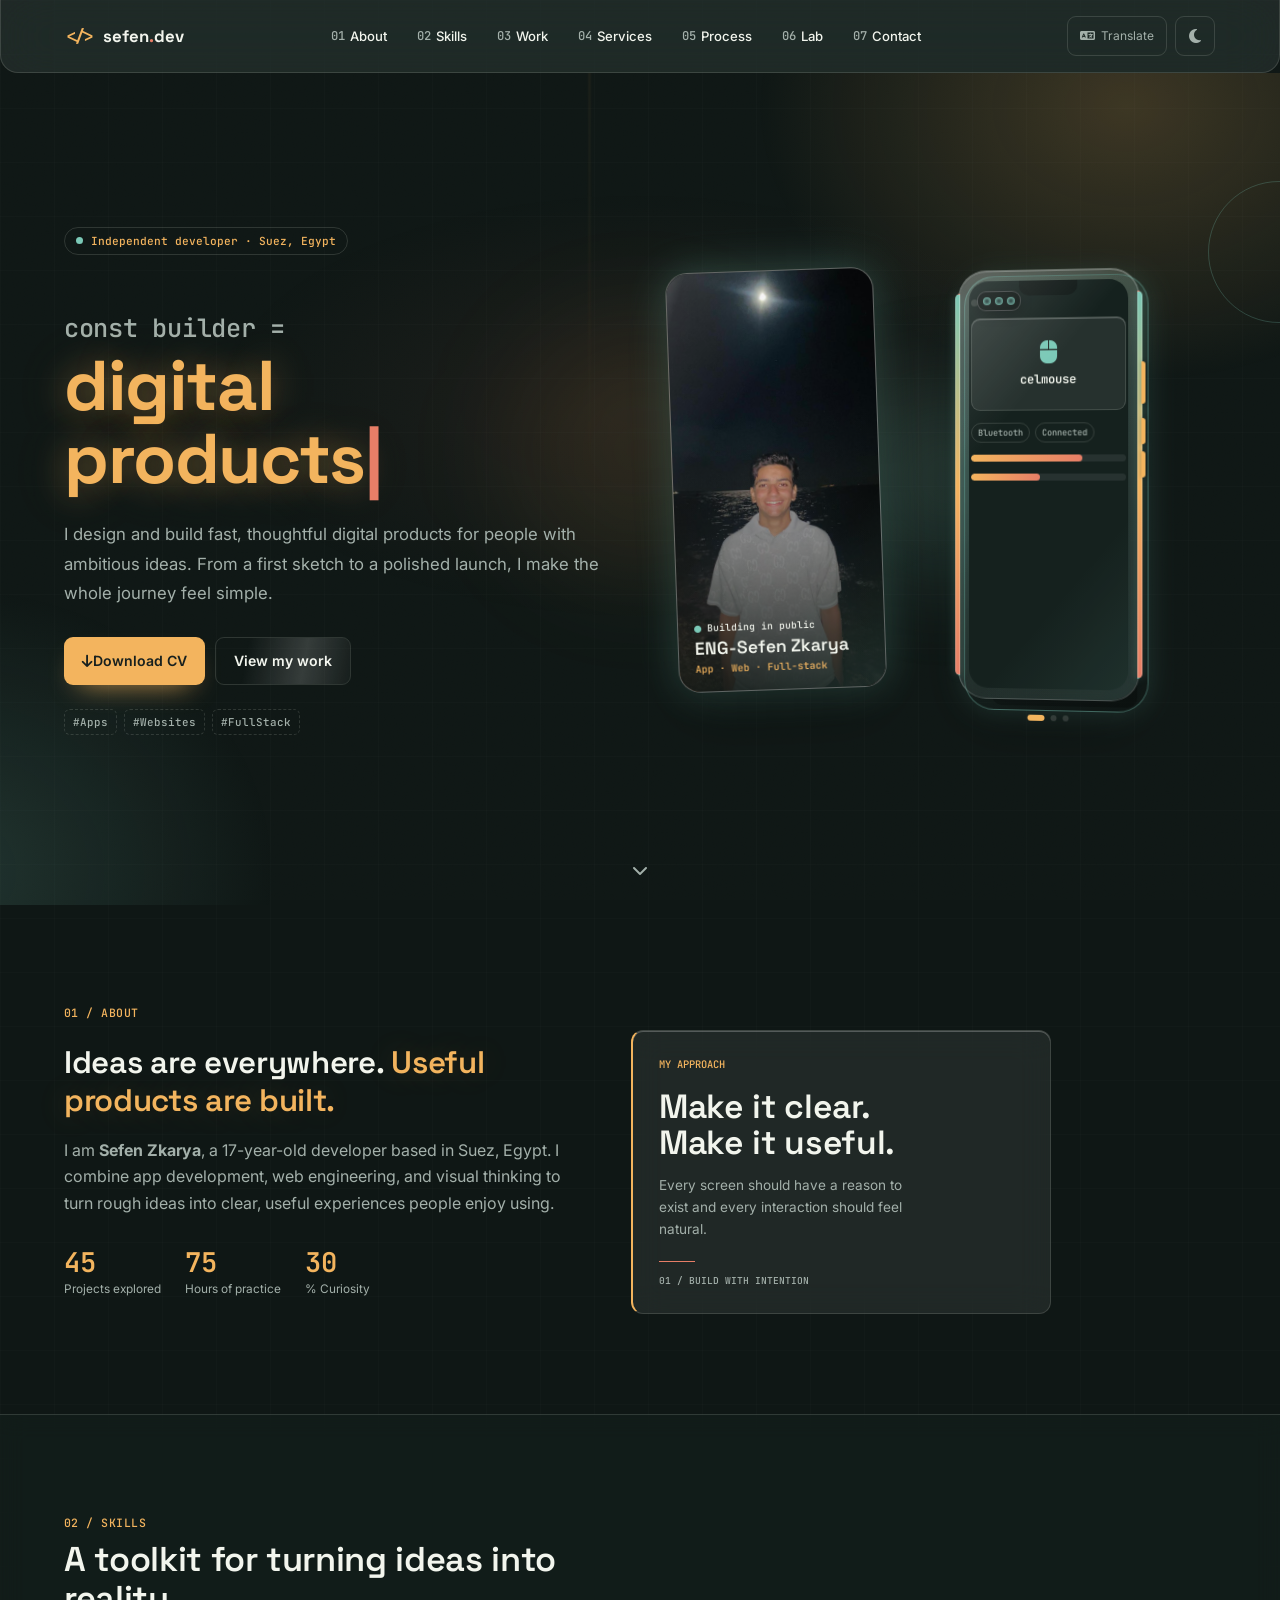
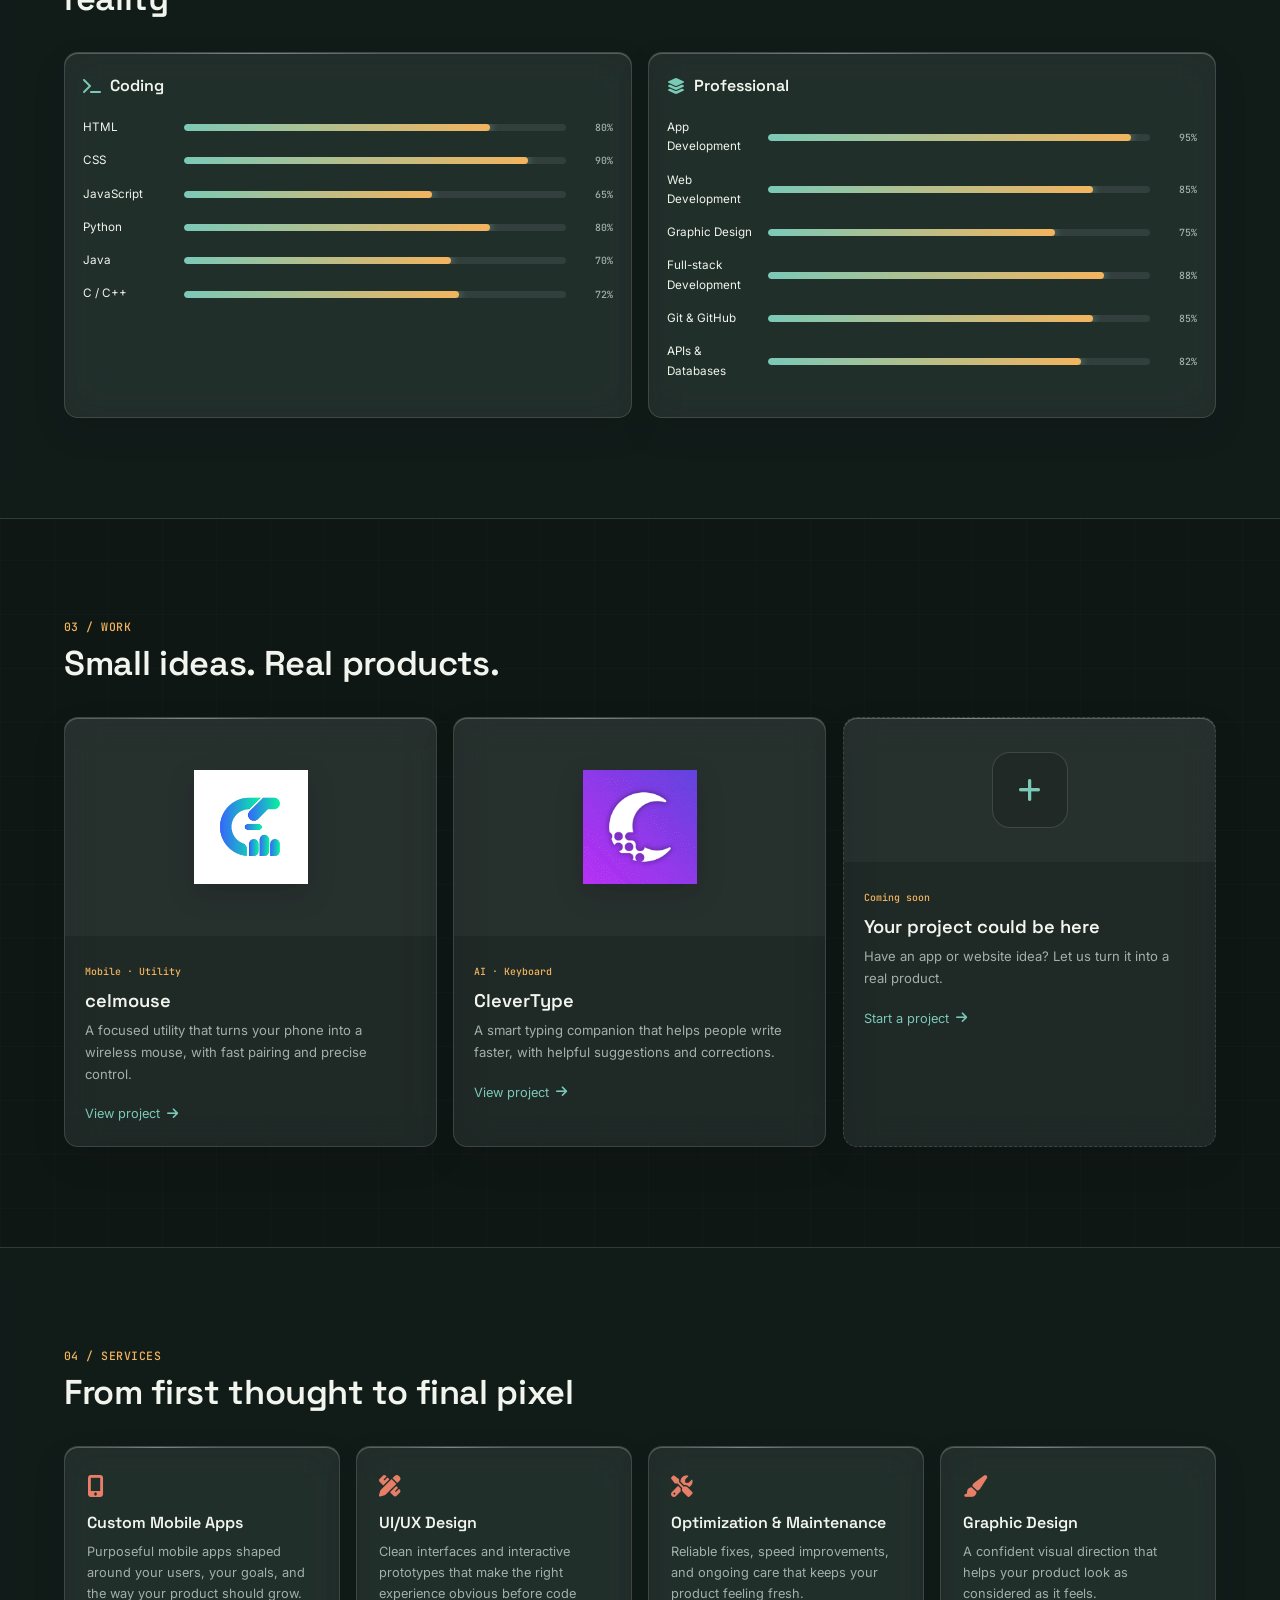
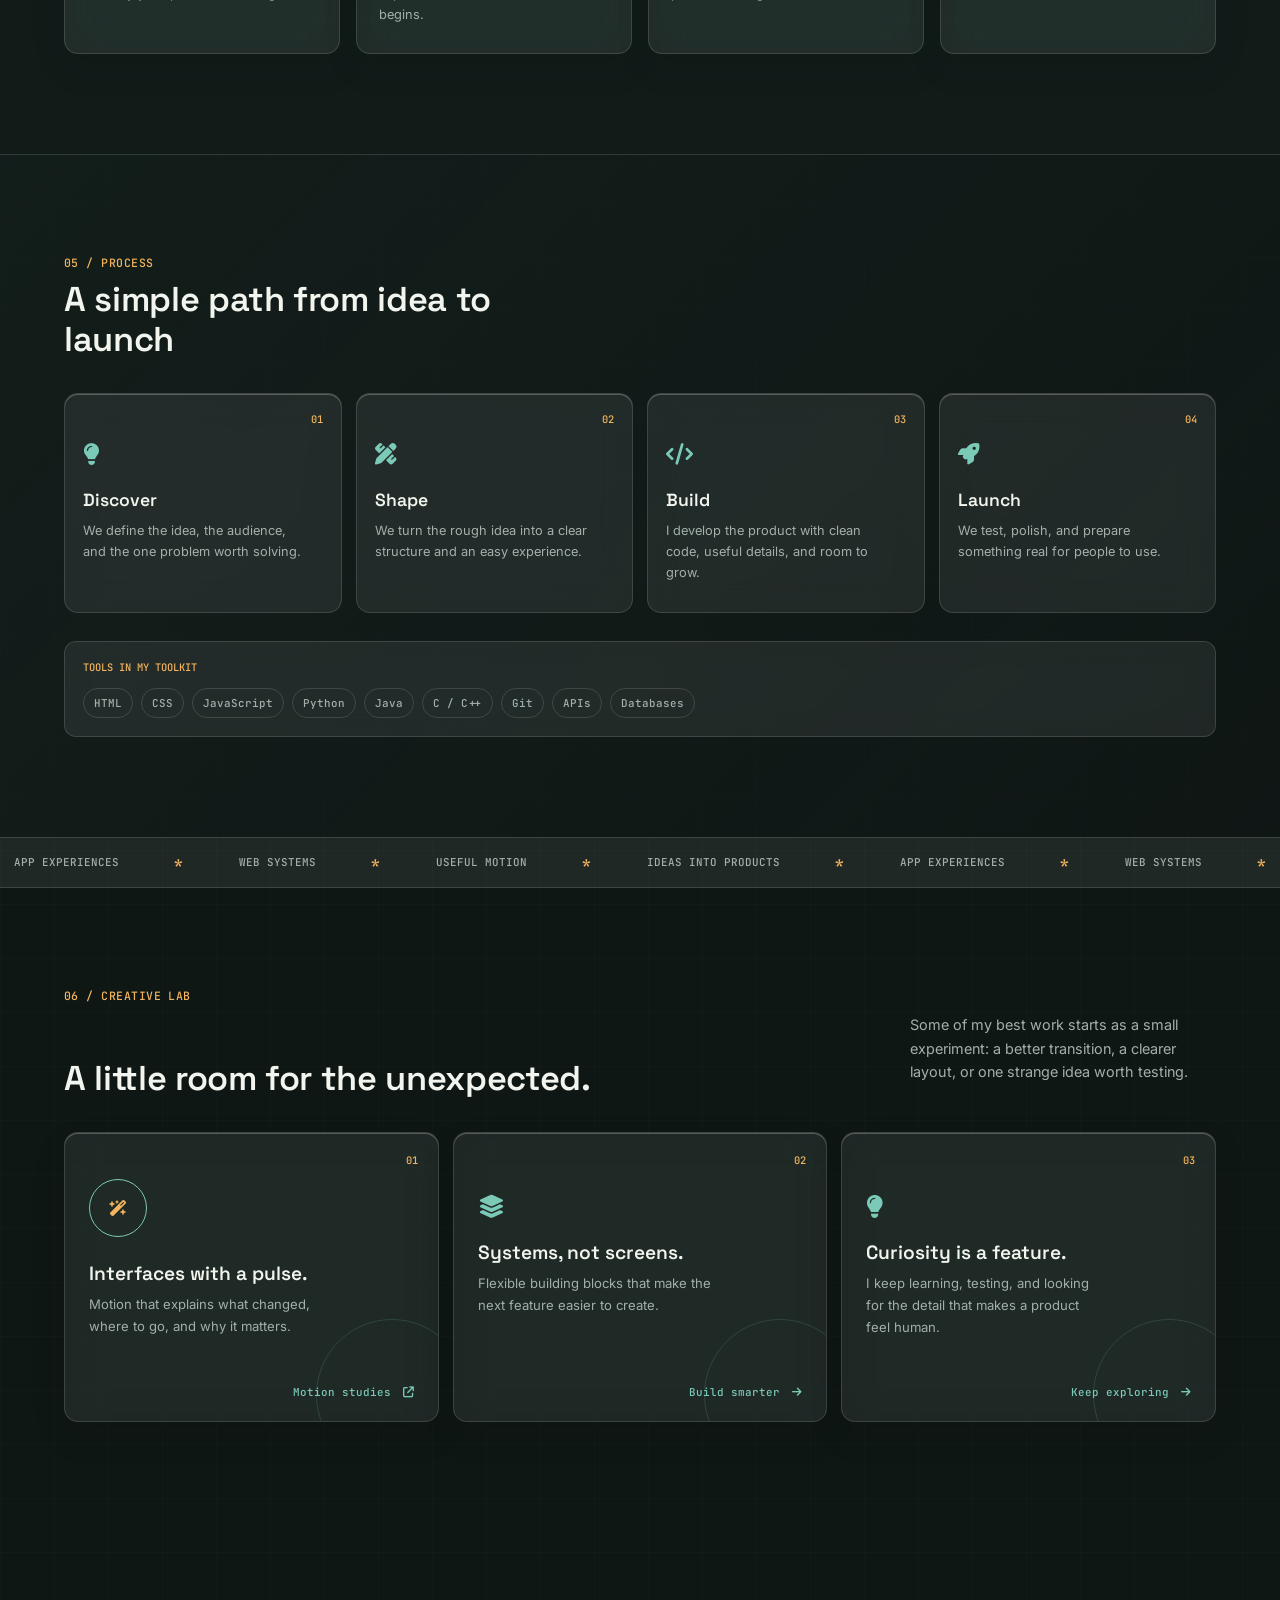
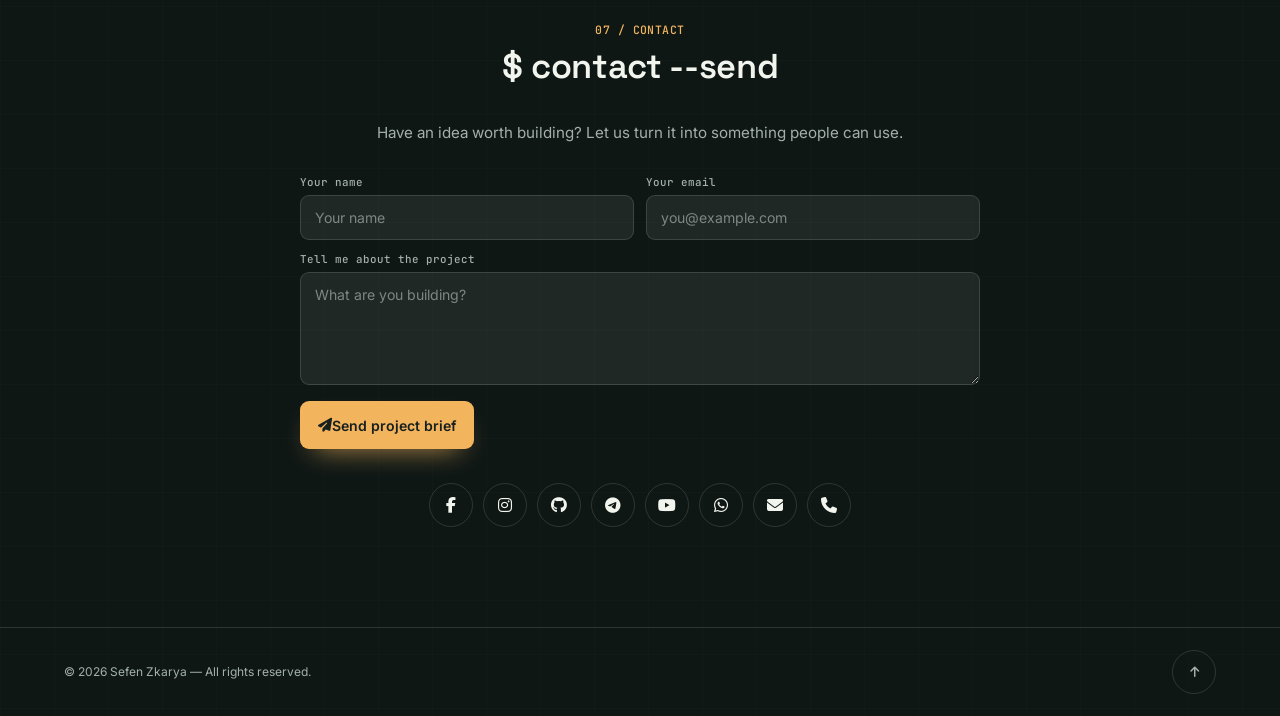
<file: index.html>
<!DOCTYPE html>
<html lang="en" dir="ltr">
<head>
<meta charset="UTF-8">
<meta name="viewport" content="width=device-width, initial-scale=1.0">
<title>ENG-Sefen Zkarya — App Developer</title>
<meta name="description" content="Sefen Zkarya — Full-stack app and web developer creating useful digital products.">
<link rel="preconnect" href="https://fonts.googleapis.com">
<link href="https://fonts.googleapis.com/css2?family=Space+Grotesk:wght@500;600;700;800&family=Inter:wght@400;500;600;700&family=JetBrains+Mono:wght@400;500;600&display=swap" rel="stylesheet">
<link href="https://cdnjs.cloudflare.com/ajax/libs/font-awesome/6.5.1/css/all.min.css" rel="stylesheet">
<link rel="stylesheet" href="./style.css">
<link rel="icon" href="./favicon.ico" type="image/x-icon">
<link rel="icon" href="./favicon.png" type="image/png">

<!-- ===== Creative enhancements: skill bars, portrait, project cards =====
     These only ADD to the existing systems already built into
     style.css / script.js (the .filled meter class, the phone-3d
     CSS-variable transform, the project-card hover tilt) — nothing
     here replaces or fights them. ===== -->
<style>
  /* --- Skills: staggered fill + a shine sweep on top of the existing bar --- */
  .meter-list li:nth-child(1) .meter::after{ transition-delay:0ms; }
  .meter-list li:nth-child(2) .meter::after{ transition-delay:120ms; }
  .meter-list li:nth-child(3) .meter::after{ transition-delay:240ms; }
  .meter-list li:nth-child(4) .meter::after{ transition-delay:360ms; }
  .meter-list li:nth-child(5) .meter::after{ transition-delay:480ms; }
  .meter-list li:nth-child(6) .meter::after{ transition-delay:600ms; }
  .meter.filled::after{ box-shadow:0 0 10px 1px rgba(123,201,183,.5); }
  .meter-shine{
    position:absolute; inset:0; z-index:2;
    background:linear-gradient(100deg,transparent 30%,rgba(255,255,255,.65) 50%,transparent 70%);
    background-size:220% 100%;
    background-position:220% 0;
    opacity:0;
    pointer-events:none;
  }
  .meter.filled .meter-shine{
    opacity:1;
    animation:meterShine 1.1s ease forwards;
  }
  @keyframes meterShine{
    from{ background-position:220% 0; }
    to{ background-position:-40% 0; }
  }

  /* --- Hero portrait: real 3D tilt + a glare that follows the cursor --- */
  .portrait-card{ will-change:transform; }
  .portrait-glare{
    position:absolute; inset:0; border-radius:inherit; z-index:5;
    background:radial-gradient(circle at var(--px,50%) var(--py,50%), rgba(255,255,255,.4), transparent 55%);
    mix-blend-mode:overlay;
    opacity:0;
    transition:opacity .3s ease;
    pointer-events:none;
  }
  .portrait-card.is-hovering .portrait-glare{ opacity:1; }
  @keyframes creativeIdleFloat{
    0%,100%{ transform:perspective(900px) translateY(0) rotate(-2deg) rotateX(0deg) rotateY(0deg); }
    50%{ transform:perspective(900px) translateY(-8px) rotate(-1deg) rotateX(1.2deg) rotateY(-1.2deg); }
  }
  .portrait-card.idle-float{ animation:creativeIdleFloat 5s ease-in-out infinite; }

  /* --- Project cards: animated glow border + cursor-tracked shine,
         the existing hover tilt/zoom in style.css stays untouched --- */
  .project-card::after{
    content:'';
    position:absolute; inset:0; border-radius:inherit; padding:2px;
    background:linear-gradient(135deg,#f3b45e,#7bc9b7,#e77e67,#f3b45e);
    background-size:250% 250%;
    -webkit-mask:linear-gradient(#fff 0 0) content-box, linear-gradient(#fff 0 0);
    -webkit-mask-composite:xor;
    mask-composite:exclude;
    opacity:0;
    transition:opacity .3s ease;
    pointer-events:none;
    z-index:3;
  }
  .project-card.is-hovering::after{
    opacity:1;
    animation:projectBorderFlow 3s linear infinite;
  }
  @keyframes projectBorderFlow{ to{ background-position:250% 0%; } }
  .project-shine{
    position:absolute; inset:0; border-radius:inherit;
    background:radial-gradient(circle at var(--px,50%) var(--py,50%), rgba(255,255,255,.16), transparent 55%);
    opacity:0;
    transition:opacity .3s ease;
    pointer-events:none;
    z-index:2;
  }
  .project-card.is-hovering .project-shine{ opacity:1; }
  .projects-grid .project-card:nth-child(1){ transition-delay:0ms; }
  .projects-grid .project-card:nth-child(2){ transition-delay:130ms; }
  .projects-grid .project-card:nth-child(3){ transition-delay:260ms; }

  @media (prefers-reduced-motion: reduce){
    .portrait-card.idle-float{ animation:none; }
    .meter.filled .meter-shine{ animation:none; }
    .project-card.is-hovering::after{ animation:none; }
  }
</style>
</head>
<body>
<div class="progress-rail"><div class="progress-fill" id="scrollFill"></div></div>

<header class="topbar">
<a href="#" class="brand">
<span class="brand-mark">&lt;/&gt;</span>
<span class="brand-name">sefen<span class="dot">.</span>dev</span>
</a>
<nav class="navbar" id="navbar">
<a href="#about" class="nav-link">01 <span>About</span></a>
<a href="#skills" class="nav-link">02 <span>Skills</span></a>
<a href="#portfolio" class="nav-link">03 <span>Work</span></a>
<a href="#services" class="nav-link">04 <span>Services</span></a>
<a href="#process" class="nav-link">05 <span>Process</span></a>
<a href="#lab" class="nav-link">06 <span>Lab</span></a>
<a href="#contact" class="nav-link">07 <span>Contact</span></a>
</nav>
<div class="topbar-actions">
<button class="translate-toggle" id="translateToggle" aria-label="Translate page" title="Translate page">
<i class="fa-solid fa-language"></i><span>Translate</span>
</button>
<div id="google_translate_element" class="translate-widget" aria-hidden="true"></div>
<button class="theme-toggle" id="themeToggle" aria-label="Toggle light and dark mode" title="Toggle theme">
<i class="fa-solid fa-moon"></i>
</button>
<button class="menu-toggle" id="menuToggle" aria-label="Open navigation menu" aria-expanded="false">
<span></span><span></span><span></span>
</button>
</div>
</header>

<main>
<!-- HERO -->
<section class="hero">
<span class="hero-beam" aria-hidden="true"></span>
<div class="hero-grid">
<div class="hero-copy" data-reveal>
<p class="eyebrow"><span class="pulse-dot"></span> Independent developer · Suez, Egypt</p>
<h1 class="hero-title">
<span class="term-prefix">const builder = </span><br>
<span class="typing" id="typingText"></span><span class="caret">|</span>
</h1>
<p class="hero-sub">I design and build fast, thoughtful digital products for people with ambitious ideas. From a first sketch to a polished launch, I make the whole journey feel simple.</p>
<div class="hero-actions">
<a href="Sefen_Zkarya_CV.png" download="Sefen_Zkarya_CV.png" class="btn btn-primary">
<i class="fa-solid fa-arrow-down"></i> Download CV
</a>
<a href="#portfolio" class="btn btn-ghost">View my work</a>
</div>
<div class="hero-tags">
<span>#Apps</span><span>#Websites</span><span>#FullStack</span>
</div>
</div>

<div class="hero-visual" data-reveal>
<div class="portrait-card">
<img src="./hero-bg.jpg" alt="Sefen Zkarya, app and web developer" class="portrait-image">
<div class="portrait-shade"></div>
<div class="portrait-caption">
<span class="portrait-status"><i class="fa-solid fa-circle"></i> Building in public</span>
<strong>ENG-Sefen Zkarya</strong>
<span>App · Web · Full-stack</span>
</div>
</div>

<div class="phone-flight">
  <div class="phone-frame phone-3d" id="phone3d">
    <span class="phone-edge phone-edge-left"></span><span class="phone-edge phone-edge-right"></span>
    <span class="phone-button phone-button-one"></span><span class="phone-button phone-button-two"></span><span class="phone-button phone-button-three"></span>
    <span class="phone-camera"><i></i><i></i><i></i></span><div class="phone-notch"></div>
    <div class="phone-screen" id="phoneScreen">
      <div class="app-slide active"><div class="app-topbar"><span></span><span></span><span></span></div><div class="app-card"><i class="fa-solid fa-computer-mouse"></i><p>celmouse</p></div><div class="app-row"><span class="chip">Bluetooth</span><span class="chip">Connected</span></div><div class="app-bar" style="--w:72%"></div><div class="app-bar" style="--w:45%"></div></div>
      <div class="app-slide"><div class="app-topbar"><span></span><span></span><span></span></div><div class="app-card"><i class="fa-solid fa-keyboard"></i><p>CleverType</p></div><div class="app-row"><span class="chip">AI Suggest</span><span class="chip">Fast</span></div><div class="app-bar" style="--w:85%"></div><div class="app-bar" style="--w:60%"></div></div>
      <div class="app-slide"><div class="app-topbar"><span></span><span></span><span></span></div><div class="app-card"><i class="fa-solid fa-code"></i><p>sefen.dev</p></div><div class="app-row"><span class="chip">Live</span><span class="chip">v2.0</span></div><div class="app-bar" style="--w:93%"></div><div class="app-bar" style="--w:78%"></div></div>
    </div><div class="phone-dots" id="phoneDots"></div>
  </div>
</div>

<div class="glow-blob"></div>
</div>
</div>
<a href="#about" class="scroll-cue" aria-label="Scroll down"><i class="fa-solid fa-chevron-down"></i></a>
</section>

<!-- ABOUT -->
<section id="about" class="section">
<p class="section-eyebrow" data-reveal>01 / About</p>
<div class="about-grid">
<div class="about-copy" data-reveal>
<h2>Ideas are everywhere. <span class="accent">Useful products are built.</span></h2>
<p>I am <strong>Sefen Zkarya</strong>, a 17-year-old developer based in Suez, Egypt. I combine app development, web engineering, and visual thinking to turn rough ideas into clear, useful experiences people enjoy using.</p>
<div class="about-stats">
<div class="stat"><h3 class="counter" data-target="216">0</h3><p>Projects explored</p></div>
<div class="stat"><h3 class="counter" data-target="322">0</h3><p>Hours of practice</p></div>
<div class="stat"><h3 class="counter" data-target="100">0</h3><p>% Curiosity</p></div>
</div>
</div>
<div class="about-note" data-reveal>
<span class="note-label">My approach</span>
<strong>Make it clear.<br>Make it useful.</strong>
<p>Every screen should have a reason to exist and every interaction should feel natural.</p>
<span class="note-line"></span>
<span class="note-meta">01 / Build with intention</span>
</div>
</div>
</section>

<!-- SKILLS -->
<section id="skills" class="section alt">
<p class="section-eyebrow" data-reveal>02 / Skills</p>
<h2 class="section-title" data-reveal>A toolkit for turning ideas into reality</h2>
<div class="skills-grid">
<div class="skill-panel" data-reveal>
<h3><i class="fa-solid fa-terminal"></i> Coding</h3>
<ul class="meter-list">
<li><span class="meter-label">HTML</span><span class="meter" data-level="80"></span><span class="meter-pct">80%</span></li>
<li><span class="meter-label">CSS</span><span class="meter" data-level="90"></span><span class="meter-pct">90%</span></li>
<li><span class="meter-label">JavaScript</span><span class="meter" data-level="65"></span><span class="meter-pct">65%</span></li>
<li><span class="meter-label">Python</span><span class="meter" data-level="80"></span><span class="meter-pct">80%</span></li>
<li><span class="meter-label">Java</span><span class="meter" data-level="70"></span><span class="meter-pct">70%</span></li>
<li><span class="meter-label">C / C++</span><span class="meter" data-level="72"></span><span class="meter-pct">72%</span></li>
</ul>
</div>
<div class="skill-panel" data-reveal>
<h3><i class="fa-solid fa-layer-group"></i> Professional</h3>
<ul class="meter-list">
<li><span class="meter-label">App Development</span><span class="meter" data-level="95"></span><span class="meter-pct">95%</span></li>
<li><span class="meter-label">Web Development</span><span class="meter" data-level="85"></span><span class="meter-pct">85%</span></li>
<li><span class="meter-label">Graphic Design</span><span class="meter" data-level="75"></span><span class="meter-pct">75%</span></li>
<li><span class="meter-label">Full-stack Development</span><span class="meter" data-level="88"></span><span class="meter-pct">88%</span></li>
<li><span class="meter-label">Git &amp; GitHub</span><span class="meter" data-level="85"></span><span class="meter-pct">85%</span></li>
<li><span class="meter-label">APIs &amp; Databases</span><span class="meter" data-level="82"></span><span class="meter-pct">82%</span></li>
</ul>
</div>
</div>
</section>

<!-- PORTFOLIO -->
<section id="portfolio" class="section">
<p class="section-eyebrow" data-reveal>03 / Work</p>
<h2 class="section-title" data-reveal>Small ideas. Real products.</h2>
<div class="projects-grid">
<article class="project-card" data-reveal data-project-index="0">
<div class="project-media">
<img src="./projects/project1.png" alt="CelMouse project logo" class="project-image project-logo" onerror="this.onerror=null;this.src='./thumbnail-19.jpg';">
</div>
<div class="project-body">
<span class="project-tag">Mobile · Utility</span>
<h3>celmouse</h3>
<p>A focused utility that turns your phone into a wireless mouse, with fast pairing and precise control.</p>
<a href="project1.html" class="link-arrow">View project <i class="fa-solid fa-arrow-right"></i></a>
</div>
</article>

<article class="project-card" data-reveal data-project-index="1">
<div class="project-media">
<img src="./projects/project2.png" alt="CleverType project logo" class="project-image project-logo" onerror="this.onerror=null;this.src='./thumbnail-19.jpg';">
</div>
<div class="project-body">
<span class="project-tag">AI · Keyboard</span>
<h3>CleverType</h3>
<p>A smart typing companion that helps people write faster, with helpful suggestions and corrections.</p>
<a href="project2.html" class="link-arrow">View project <i class="fa-solid fa-arrow-right"></i></a>
</div>
</article>

<article class="project-card soon" data-reveal data-project-index="2">
<div class="project-media">
<div class="device-frame">
<i class="fa-solid fa-plus device-icon"></i>
</div>
</div>
<div class="project-body">
<span class="project-tag">Coming soon</span>
<h3>Your project could be here</h3>
<p>Have an app or website idea? Let us turn it into a real product.</p>
<a href="#contact" class="link-arrow">Start a project <i class="fa-solid fa-arrow-right"></i></a>
</div>
</article>
</div>
</section>

<!-- SERVICES -->
<section id="services" class="section alt">
<p class="section-eyebrow" data-reveal>04 / Services</p>
<h2 class="section-title" data-reveal>From first thought to final pixel</h2>
<div class="services-grid">
<div class="service-card" data-reveal>
<i class="fas fa-mobile-alt"></i>
<h3>Custom Mobile Apps</h3>
<p>Purposeful mobile apps shaped around your users, your goals, and the way your product should grow.</p>
</div>
<div class="service-card" data-reveal>
<i class="fas fa-pencil-ruler"></i>
<h3>UI/UX Design</h3>
<p>Clean interfaces and interactive prototypes that make the right experience obvious before code begins.</p>
</div>
<div class="service-card" data-reveal>
<i class="fas fa-tools"></i>
<h3>Optimization &amp; Maintenance</h3>
<p>Reliable fixes, speed improvements, and ongoing care that keeps your product feeling fresh.</p>
</div>
<div class="service-card" data-reveal>
<i class="fas fa-paint-brush"></i>
<h3>Graphic Design</h3>
<p>A confident visual direction that helps your product look as considered as it feels.</p>
</div>
</div>
</section>

<!-- PROCESS -->
<section id="process" class="section process-section">
<p class="section-eyebrow" data-reveal>05 / Process</p>
<h2 class="section-title" data-reveal>A simple path from idea to launch</h2>
<div class="process-grid">
<div class="process-step" data-reveal><span>01</span><i class="fa-solid fa-lightbulb"></i><h3>Discover</h3><p>We define the idea, the audience, and the one problem worth solving.</p></div>
<div class="process-step" data-reveal><span>02</span><i class="fa-solid fa-pen-ruler"></i><h3>Shape</h3><p>We turn the rough idea into a clear structure and an easy experience.</p></div>
<div class="process-step" data-reveal><span>03</span><i class="fa-solid fa-code"></i><h3>Build</h3><p>I develop the product with clean code, useful details, and room to grow.</p></div>
<div class="process-step" data-reveal><span>04</span><i class="fa-solid fa-rocket"></i><h3>Launch</h3><p>We test, polish, and prepare something real for people to use.</p></div>
</div>
<div class="technology-strip" data-reveal>
<span class="technology-label">Tools in my toolkit</span>
<div class="technology-list"><span>HTML</span><span>CSS</span><span>JavaScript</span><span>Python</span><span>Java</span><span>C / C++</span><span>Git</span><span>APIs</span><span>Databases</span></div>
</div>
</section>

<div class="signal-strip" aria-label="What I build">
<div class="signal-track"><span>APP EXPERIENCES</span><b>*</b><span>WEB SYSTEMS</span><b>*</b><span>USEFUL MOTION</span><b>*</b><span>IDEAS INTO PRODUCTS</span><b>*</b><span>APP EXPERIENCES</span><b>*</b><span>WEB SYSTEMS</span><b>*</b></div>
</div>

<!-- CREATIVE LAB -->
<section id="lab" class="section lab-section">
<p class="section-eyebrow" data-reveal>06 / Creative Lab</p>
<div class="lab-heading" data-reveal><h2 class="section-title">A little room for the unexpected.</h2><p>Some of my best work starts as a small experiment: a better transition, a clearer layout, or one strange idea worth testing.</p></div>
<div class="lab-grid">
<article class="lab-card lab-card-tall" data-reveal><span class="lab-index">01</span><div class="lab-orbit"><i class="fa-solid fa-wand-magic-sparkles"></i></div><h3>Interfaces with a pulse.</h3><p>Motion that explains what changed, where to go, and why it matters.</p><span class="lab-link">Motion studies <i class="fa-solid fa-arrow-up-right-from-square"></i></span></article>
<article class="lab-card" data-reveal><span class="lab-index">02</span><i class="fa-solid fa-layer-group lab-icon"></i><h3>Systems, not screens.</h3><p>Flexible building blocks that make the next feature easier to create.</p><span class="lab-link">Build smarter <i class="fa-solid fa-arrow-right"></i></span></article>
<article class="lab-card lab-card-accent" data-reveal><span class="lab-index">03</span><i class="fa-solid fa-lightbulb lab-icon"></i><h3>Curiosity is a feature.</h3><p>I keep learning, testing, and looking for the detail that makes a product feel human.</p><span class="lab-link">Keep exploring <i class="fa-solid fa-arrow-right"></i></span></article>
</div>
</section>

<!-- CONTACT -->
<section id="contact" class="section contact-section">
<p class="section-eyebrow" data-reveal>07 / Contact</p>
<h2 class="section-title" data-reveal>$ contact --send</h2>
<p class="contact-sub" data-reveal>Have an idea worth building? Let us turn it into something people can use.</p>
<form class="contact-form" id="contactForm" data-reveal>
<label class="form-field"><span>Your name</span><input type="text" name="name" placeholder="Your name" required></label>
<label class="form-field"><span>Your email</span><input type="email" name="email" placeholder="you@example.com" required></label>
<label class="form-field form-message"><span>Tell me about the project</span><textarea name="message" rows="5" placeholder="What are you building?" required></textarea></label>
<button type="submit" class="btn btn-primary"><i class="fa-solid fa-paper-plane"></i> Send project brief</button>
</form>
<div class="social-links" data-reveal>
<a href="https://www.facebook.com/profile.php?id=100087171087146" target="_blank" rel="noopener" class="social-icon" title="Facebook"><i class="fa-brands fa-facebook-f"></i></a>
<a href="https://www.instagram.com/sefen_zkarya/" target="_blank" rel="noopener" class="social-icon" title="Instagram"><i class="fa-brands fa-instagram"></i></a>
<a href="https://github.com/sefen66" target="_blank" rel="noopener" class="social-icon" title="GitHub"><i class="fa-brands fa-github"></i></a>
<a href="https://t.me/toxic_sefen" target="_blank" rel="noopener" class="social-icon" title="Telegram"><i class="fa-brands fa-telegram"></i></a>
<a href="https://www.youtube.com/@sefocode" target="_blank" rel="noopener" class="social-icon" title="YouTube"><i class="fa-brands fa-youtube"></i></a>
<a href="https://wa.link/nxavcg" target="_blank" rel="noopener" class="social-icon" title="WhatsApp"><i class="fa-brands fa-whatsapp"></i></a>
<a href="mailto:sefenzkarya@gmail.com" class="social-icon" title="Email"><i class="fa-solid fa-envelope"></i></a>
<a href="tel:+201550784089" class="social-icon" title="Phone"><i class="fa-solid fa-phone"></i></a>
</div>
</section>
</main>

<footer class="site-footer">
<p>© 2026 Sefen Zkarya — All rights reserved.</p>
<button class="to-top" id="toTop" aria-label="Back to top"><i class="fa-solid fa-arrow-up"></i></button>
</footer>

<script type="module" src="./script.js"></script>
<script src="https://translate.google.com/translate_a/element.js?cb=googleTranslateElementInit" defer></script>

<!-- ===== Creative enhancements: skill counter, portrait tilt, project shine ===== -->
<script src="./enhancements.js"></script>
</body>
</html><!DOCTYPE html>
</file>
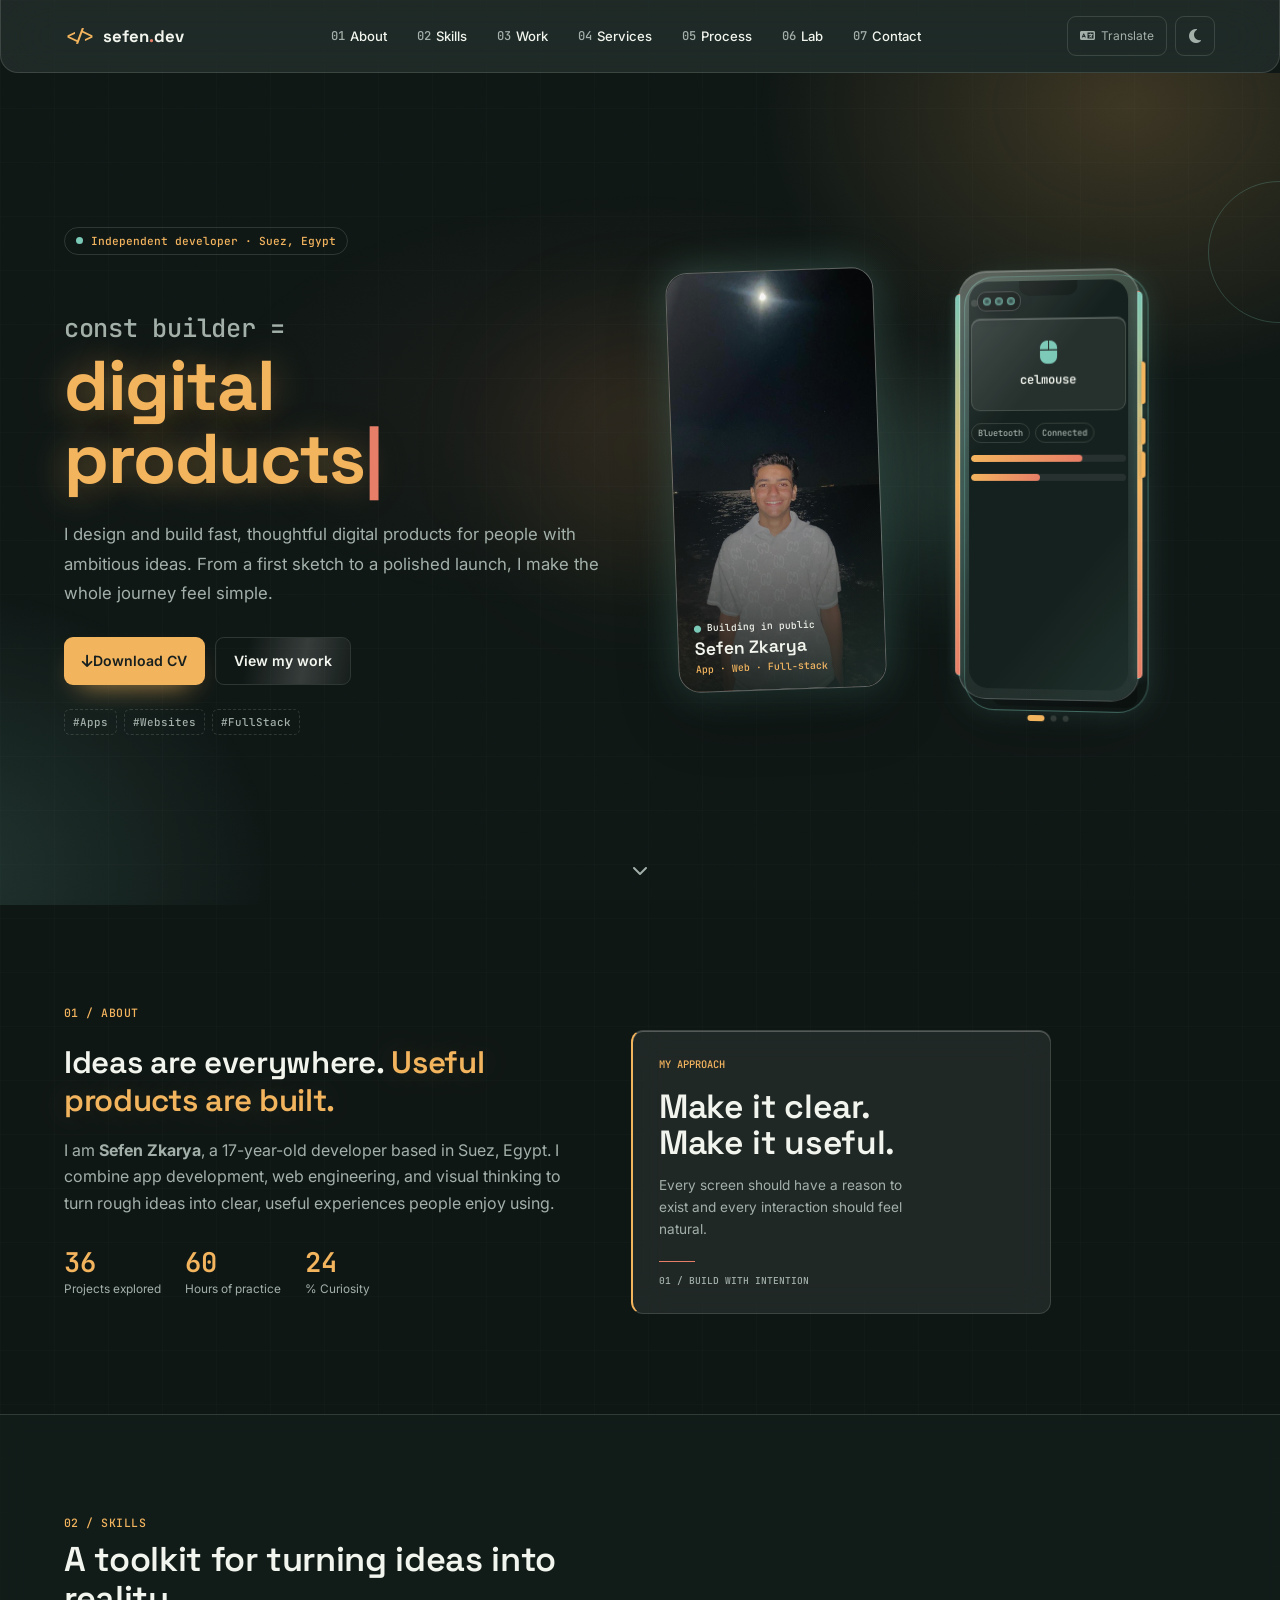
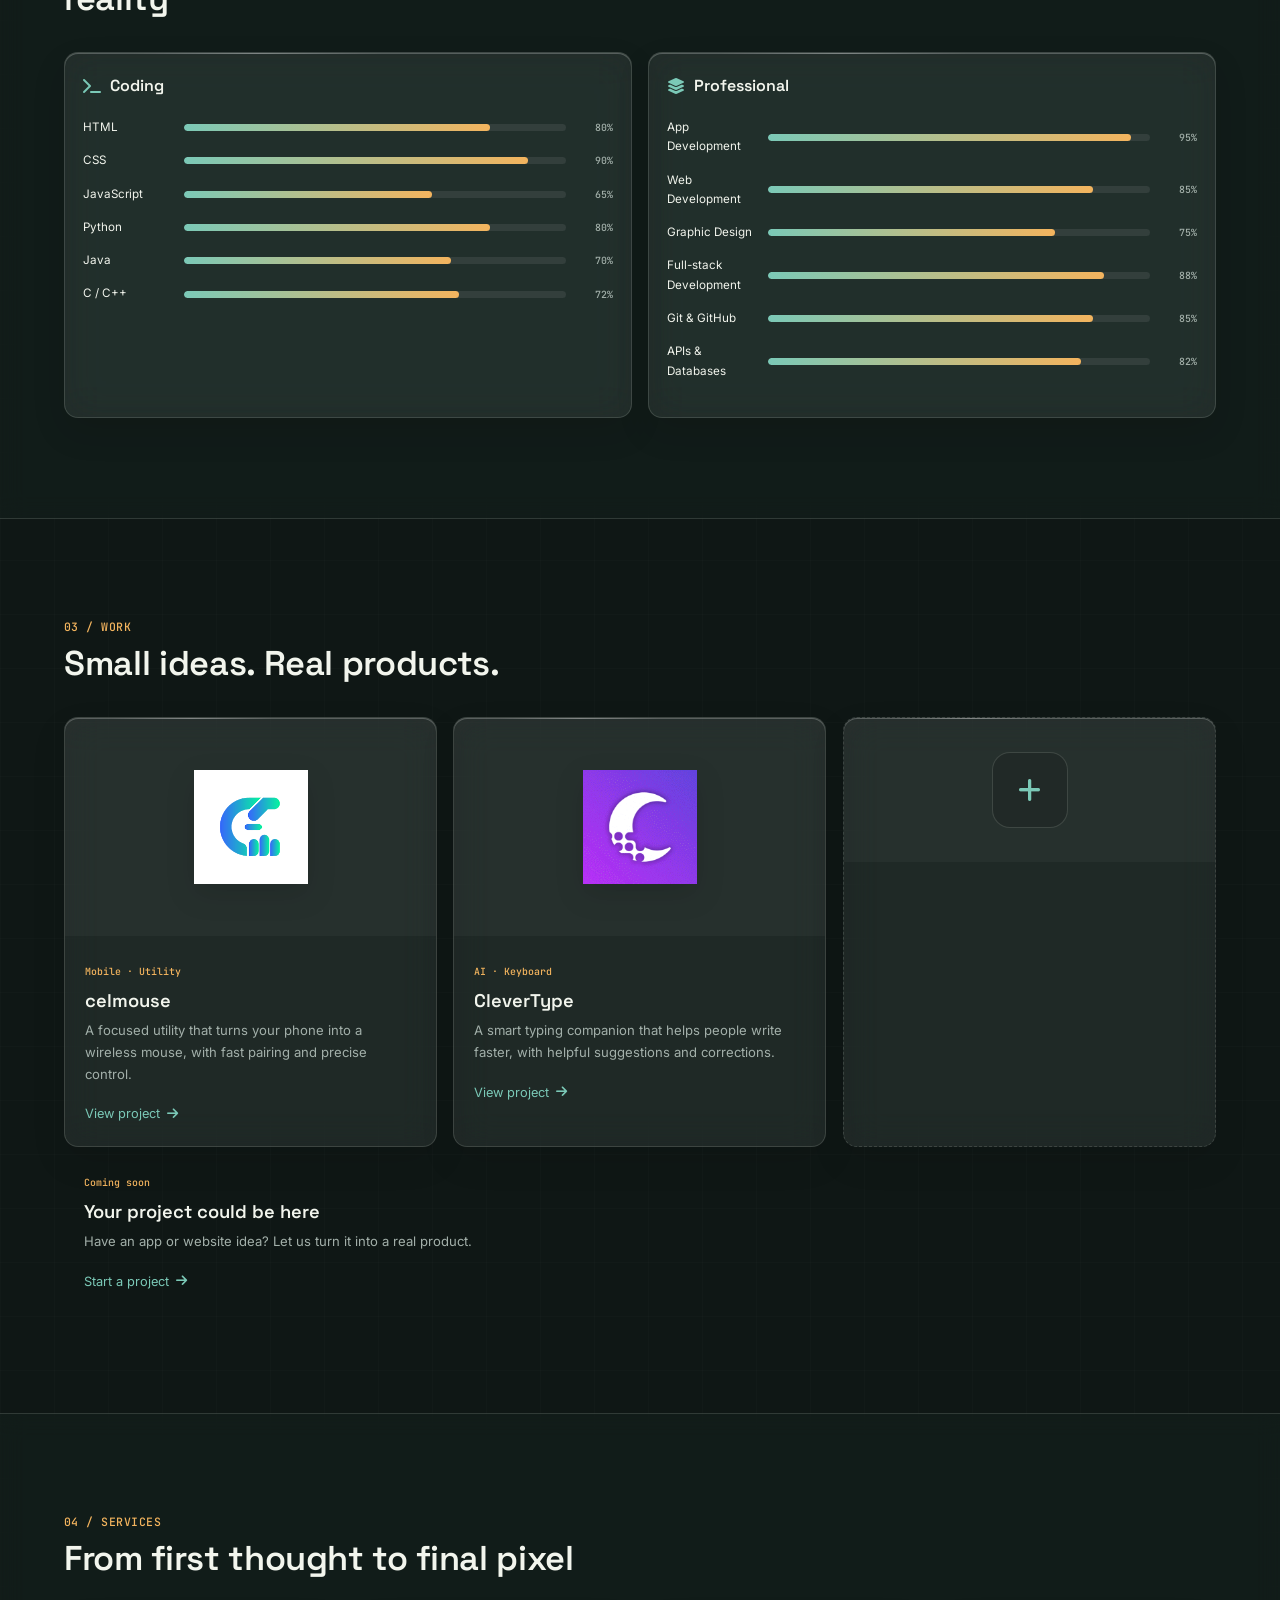
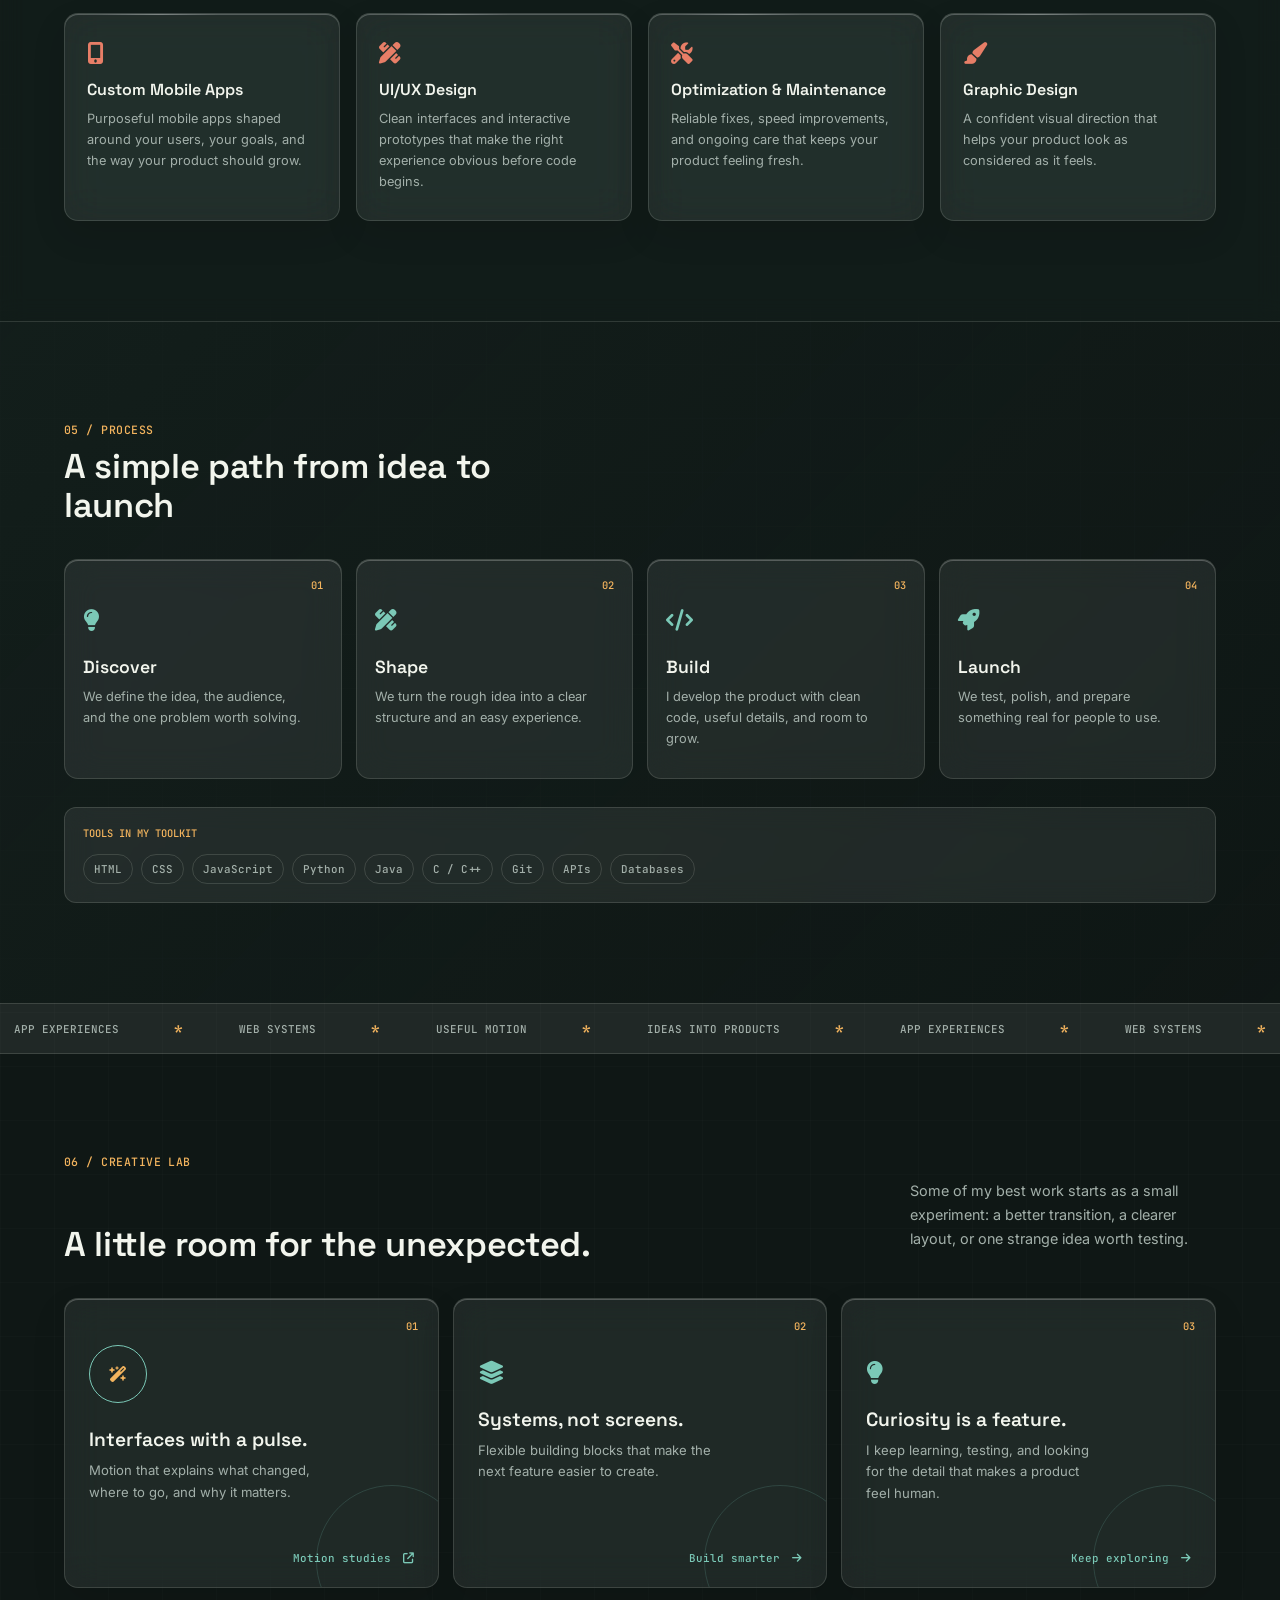
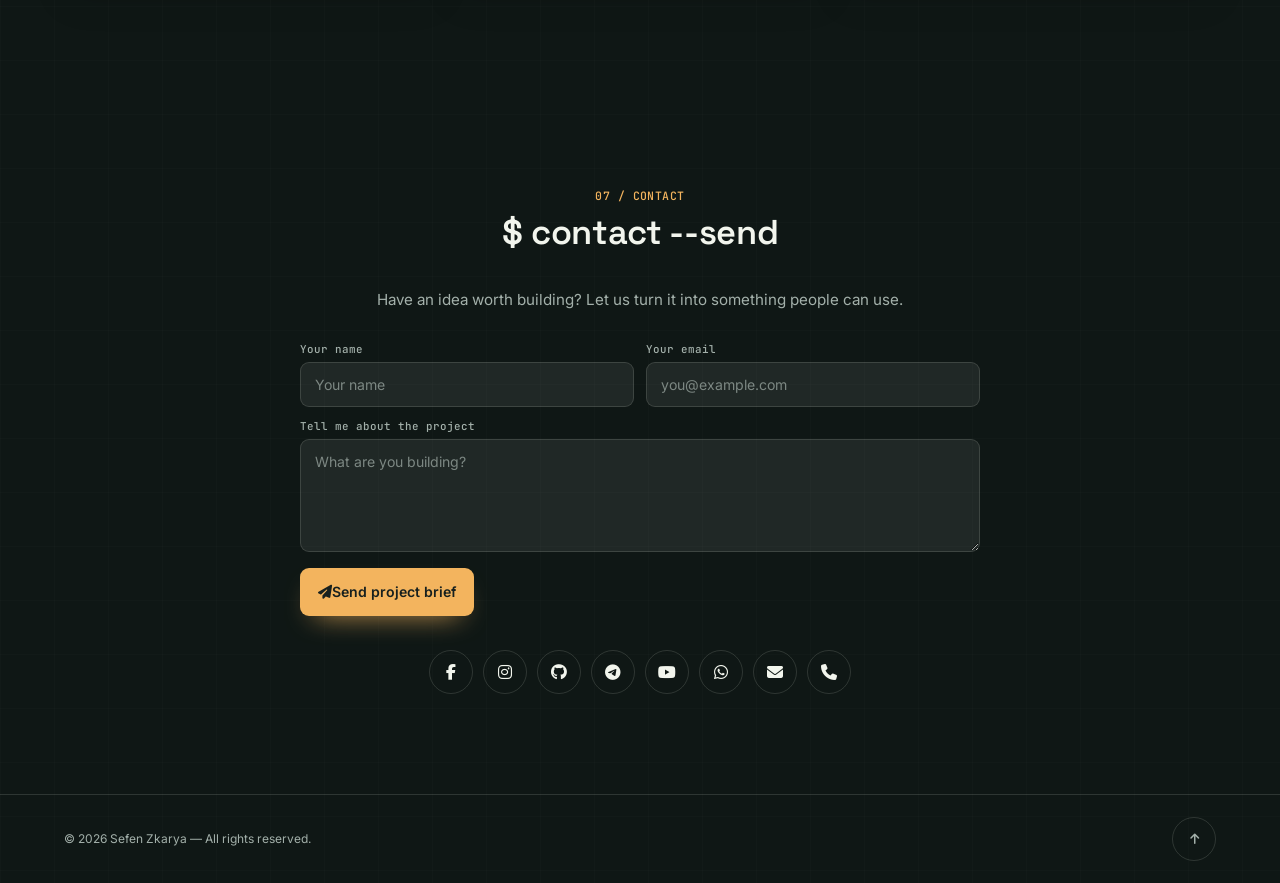
<file: index(12).html>
<!DOCTYPE html>
<html lang="en" dir="ltr">
<head>
<meta charset="UTF-8">
<meta name="viewport" content="width=device-width, initial-scale=1.0">
<title>Sefen Zkarya — App Developer</title>
<meta name="description" content="Sefen Zkarya — Full-stack app and web developer creating useful digital products.">

<link rel="preconnect" href="https://fonts.googleapis.com">
<link href="https://fonts.googleapis.com/css2?family=Space+Grotesk:wght@500;600;700&family=Inter:wght@400;500;600&family=JetBrains+Mono:wght@400;500;600&display=swap" rel="stylesheet">
<link href="https://cdnjs.cloudflare.com/ajax/libs/font-awesome/6.5.1/css/all.min.css" rel="stylesheet">
<link rel="stylesheet" href="./style.css">
<link rel="icon" href="./Sefen_Zkarya_CV.png" type="image/png">
</head>
<body>

<div class="progress-rail"><div class="progress-fill" id="scrollFill"></div></div>

<header class="topbar">
  <a href="#" class="brand">
    <span class="brand-mark">&lt;/&gt;</span>
    <span class="brand-name">sefen<span class="dot">.</span>dev</span>
  </a>

  <nav class="navbar" id="navbar">
    <a href="#about" class="nav-link">01 <span>About</span></a>
    <a href="#skills" class="nav-link">02 <span>Skills</span></a>
    <a href="#portfolio" class="nav-link">03 <span>Work</span></a>
    <a href="#services" class="nav-link">04 <span>Services</span></a>
    <a href="#process" class="nav-link">05 <span>Process</span></a>
    <a href="#lab" class="nav-link">06 <span>Lab</span></a>
    <a href="#contact" class="nav-link">07 <span>Contact</span></a>
  </nav>

  <div class="topbar-actions">
    <button class="translate-toggle" id="translateToggle" aria-label="Translate page" title="Translate page">
      <i class="fa-solid fa-language"></i><span>Translate</span>
    </button>
    <div id="google_translate_element" class="translate-widget" aria-hidden="true"></div>
    <button class="theme-toggle" id="themeToggle" aria-label="Toggle light and dark mode" title="Toggle theme">
      <i class="fa-solid fa-moon"></i>
    </button>
    <button class="menu-toggle" id="menuToggle" aria-label="Open navigation menu" aria-expanded="false">
      <span></span><span></span><span></span>
    </button>
  </div>
</header>

<main>

  <!-- HERO -->
  <section class="hero">
    <div class="hero-grid">
      <div class="hero-copy" data-reveal>
        <p class="eyebrow"><span class="pulse-dot"></span> Independent developer · Suez, Egypt</p>
        <h1 class="hero-title">
          <span class="term-prefix">const builder = </span><br>
          <span class="typing" id="typingText"></span><span class="caret">|</span>
        </h1>
        <p class="hero-sub">I design and build fast, thoughtful digital products for people with ambitious ideas. From a first sketch to a polished launch, I make the whole journey feel simple.</p>
        <div class="hero-actions">
          <a href="Sefen_Zkarya_CV.png" download="Sefen_Zkarya_CV.png" class="btn btn-primary">
            <i class="fa-solid fa-arrow-down"></i> Download CV
          </a>
          <a href="#portfolio" class="btn btn-ghost">View my work</a>
        </div>
        <div class="hero-tags">
          <span>#Apps</span><span>#Websites</span><span>#FullStack</span>
        </div>
      </div>

      <div class="hero-visual" data-reveal>
        <div class="portrait-card">
          <img src="./hero-bg.jpg" alt="Sefen Zkarya, app and web developer" class="portrait-image">
          <div class="portrait-shade"></div>
          <div class="portrait-caption">
            <span class="portrait-status"><i class="fa-solid fa-circle"></i> Building in public</span>
            <strong>Sefen Zkarya</strong>
            <span>App · Web · Full-stack</span>
          </div>
        </div>
        <div class="phone-flight">
          <div class="phone-frame phone-3d" id="phone3d">
            <span class="phone-edge phone-edge-left"></span><span class="phone-edge phone-edge-right"></span>
            <span class="phone-button phone-button-one"></span><span class="phone-button phone-button-two"></span><span class="phone-button phone-button-three"></span>
            <span class="phone-camera"><i></i><i></i><i></i></span><div class="phone-notch"></div>
            <div class="phone-screen" id="phoneScreen">
              <div class="app-slide active"><div class="app-topbar"><span></span><span></span><span></span></div><div class="app-card"><i class="fa-solid fa-computer-mouse"></i><p>celmouse</p></div><div class="app-row"><span class="chip">Bluetooth</span><span class="chip">Connected</span></div><div class="app-bar" style="--w:72%"></div><div class="app-bar" style="--w:45%"></div></div>
              <div class="app-slide"><div class="app-topbar"><span></span><span></span><span></span></div><div class="app-card"><i class="fa-solid fa-keyboard"></i><p>CleverType</p></div><div class="app-row"><span class="chip">AI Suggest</span><span class="chip">Fast</span></div><div class="app-bar" style="--w:85%"></div><div class="app-bar" style="--w:60%"></div></div>
              <div class="app-slide"><div class="app-topbar"><span></span><span></span><span></span></div><div class="app-card"><i class="fa-solid fa-code"></i><p>sefen.dev</p></div><div class="app-row"><span class="chip">Live</span><span class="chip">v2.0</span></div><div class="app-bar" style="--w:93%"></div><div class="app-bar" style="--w:78%"></div></div>
            </div><div class="phone-dots" id="phoneDots"></div>
          </div>
        </div>
        <div class="glow-blob"></div>
      </div>
    </div>
    <a href="#about" class="scroll-cue" aria-label="Scroll down"><i class="fa-solid fa-chevron-down"></i></a>
  </section>

  <!-- ABOUT -->
  <section id="about" class="section">
    <p class="section-eyebrow" data-reveal>01 / About</p>
    <div class="about-grid">
      <div class="about-copy" data-reveal>
        <h2>Ideas are everywhere. <span class="accent">Useful products are built.</span></h2>
        <p>I am <strong>Sefen Zkarya</strong>, a 17-year-old developer based in Suez, Egypt. I combine app development, web engineering, and visual thinking to turn rough ideas into clear, useful experiences people enjoy using.</p>
        <div class="about-stats">
          <div class="stat"><h3 class="counter" data-target="216">0</h3><p>Projects explored</p></div>
          <div class="stat"><h3 class="counter" data-target="322">0</h3><p>Hours of practice</p></div>
          <div class="stat"><h3 class="counter" data-target="100">0</h3><p>% Curiosity</p></div>
        </div>
      </div>
      <div class="about-note" data-reveal>
        <span class="note-label">My approach</span>
        <strong>Make it clear.<br>Make it useful.</strong>
        <p>Every screen should have a reason to exist and every interaction should feel natural.</p>
        <span class="note-line"></span>
        <span class="note-meta">01 / Build with intention</span>
      </div>
    </div>
  </section>

  <!-- SKILLS -->
  <section id="skills" class="section alt">
    <p class="section-eyebrow" data-reveal>02 / Skills</p>
    <h2 class="section-title" data-reveal>A toolkit for turning ideas into reality</h2>

    <div class="skills-grid">
      <div class="skill-panel" data-reveal>
        <h3><i class="fa-solid fa-terminal"></i> Coding</h3>
        <ul class="meter-list">
          <li><span class="meter-label">HTML</span><span class="meter" data-level="80"></span><span class="meter-pct">80%</span></li>
          <li><span class="meter-label">CSS</span><span class="meter" data-level="90"></span><span class="meter-pct">90%</span></li>
          <li><span class="meter-label">JavaScript</span><span class="meter" data-level="65"></span><span class="meter-pct">65%</span></li>
          <li><span class="meter-label">Python</span><span class="meter" data-level="80"></span><span class="meter-pct">80%</span></li>
          <li><span class="meter-label">Java</span><span class="meter" data-level="70"></span><span class="meter-pct">70%</span></li>
          <li><span class="meter-label">C / C++</span><span class="meter" data-level="72"></span><span class="meter-pct">72%</span></li>
        </ul>
      </div>
      <div class="skill-panel" data-reveal>
        <h3><i class="fa-solid fa-layer-group"></i> Professional</h3>
        <ul class="meter-list">
          <li><span class="meter-label">App Development</span><span class="meter" data-level="95"></span><span class="meter-pct">95%</span></li>
          <li><span class="meter-label">Web Development</span><span class="meter" data-level="85"></span><span class="meter-pct">85%</span></li>
          <li><span class="meter-label">Graphic Design</span><span class="meter" data-level="75"></span><span class="meter-pct">75%</span></li>
          <li><span class="meter-label">Full-stack Development</span><span class="meter" data-level="88"></span><span class="meter-pct">88%</span></li>
          <li><span class="meter-label">Git &amp; GitHub</span><span class="meter" data-level="85"></span><span class="meter-pct">85%</span></li>
          <li><span class="meter-label">APIs &amp; Databases</span><span class="meter" data-level="82"></span><span class="meter-pct">82%</span></li>
        </ul>
      </div>
    </div>
  </section>

  <!-- PORTFOLIO -->
  <section id="portfolio" class="section">
    <p class="section-eyebrow" data-reveal>03 / Work</p>
    <h2 class="section-title" data-reveal>Small ideas. Real products.</h2>

    <div class="projects-grid">
      <article class="project-card" data-reveal data-project-index="0">
        <div class="project-media">
          <img src="./projects/project1.png" alt="CelMouse project logo" class="project-image project-logo">
        </div>
        <div class="project-body">
          <span class="project-tag">Mobile · Utility</span>
          <h3>celmouse</h3>
          <p>A focused utility that turns your phone into a wireless mouse, with fast pairing and precise control.</p>
          <a href="project1.html" class="link-arrow">View project <i class="fa-solid fa-arrow-right"></i></a>
        </div>
      </article>

      <article class="project-card" data-reveal data-project-index="1">
        <div class="project-media">
          <img src="./projects/project2.png" alt="CleverType project logo" class="project-image project-logo">
        </div>
        <div class="project-body">
          <span class="project-tag">AI · Keyboard</span>
          <h3>CleverType</h3>
          <p>A smart typing companion that helps people write faster, with helpful suggestions and corrections.</p>
          <a href="project2.html" class="link-arrow">View project <i class="fa-solid fa-arrow-right"></i></a>
        </div>
      </article>

      <article class="project-card soon" data-reveal data-project-index="2">
        <div class="project-media">
          <div class="device-frame">
            <i class="fa-solid fa-plus device-icon"></i>
            </div>
          </div>
        </div>
        <div class="project-body">
          <span class="project-tag">Coming soon</span>
          <h3>Your project could be here</h3>
          <p>Have an app or website idea? Let us turn it into a real product.</p>
          <a href="#contact" class="link-arrow">Start a project <i class="fa-solid fa-arrow-right"></i></a>
        </div>
      </article>
    </div>
  </section>

  <!-- SERVICES -->
  <section id="services" class="section alt">
    <p class="section-eyebrow" data-reveal>04 / Services</p>
    <h2 class="section-title" data-reveal>From first thought to final pixel</h2>

    <div class="services-grid">
      <div class="service-card" data-reveal>
        <i class="fas fa-mobile-alt"></i>
        <h3>Custom Mobile Apps</h3>
        <p>Purposeful mobile apps shaped around your users, your goals, and the way your product should grow.</p>
      </div>
      <div class="service-card" data-reveal>
        <i class="fas fa-pencil-ruler"></i>
        <h3>UI/UX Design</h3>
        <p>Clean interfaces and interactive prototypes that make the right experience obvious before code begins.</p>
      </div>
      <div class="service-card" data-reveal>
        <i class="fas fa-tools"></i>
        <h3>Optimization &amp; Maintenance</h3>
        <p>Reliable fixes, speed improvements, and ongoing care that keeps your product feeling fresh.</p>
      </div>
      <div class="service-card" data-reveal>
        <i class="fas fa-paint-brush"></i>
        <h3>Graphic Design</h3>
        <p>A confident visual direction that helps your product look as considered as it feels.</p>
      </div>
    </div>
  </section>

  <!-- PROCESS -->
  <section id="process" class="section process-section">
    <p class="section-eyebrow" data-reveal>05 / Process</p>
    <h2 class="section-title" data-reveal>A simple path from idea to launch</h2>
    <div class="process-grid">
      <div class="process-step" data-reveal><span>01</span><i class="fa-solid fa-lightbulb"></i><h3>Discover</h3><p>We define the idea, the audience, and the one problem worth solving.</p></div>
      <div class="process-step" data-reveal><span>02</span><i class="fa-solid fa-pen-ruler"></i><h3>Shape</h3><p>We turn the rough idea into a clear structure and an easy experience.</p></div>
      <div class="process-step" data-reveal><span>03</span><i class="fa-solid fa-code"></i><h3>Build</h3><p>I develop the product with clean code, useful details, and room to grow.</p></div>
      <div class="process-step" data-reveal><span>04</span><i class="fa-solid fa-rocket"></i><h3>Launch</h3><p>We test, polish, and prepare something real for people to use.</p></div>
    </div>
    <div class="technology-strip" data-reveal>
      <span class="technology-label">Tools in my toolkit</span>
      <div class="technology-list"><span>HTML</span><span>CSS</span><span>JavaScript</span><span>Python</span><span>Java</span><span>C / C++</span><span>Git</span><span>APIs</span><span>Databases</span></div>
    </div>
  </section>

  <div class="signal-strip" aria-label="What I build">
    <div class="signal-track"><span>APP EXPERIENCES</span><b>*</b><span>WEB SYSTEMS</span><b>*</b><span>USEFUL MOTION</span><b>*</b><span>IDEAS INTO PRODUCTS</span><b>*</b><span>APP EXPERIENCES</span><b>*</b><span>WEB SYSTEMS</span><b>*</b></div>
  </div>

  <!-- CREATIVE LAB -->
  <section id="lab" class="section lab-section">
    <p class="section-eyebrow" data-reveal>06 / Creative Lab</p>
    <div class="lab-heading" data-reveal><h2 class="section-title">A little room for the unexpected.</h2><p>Some of my best work starts as a small experiment: a better transition, a clearer layout, or one strange idea worth testing.</p></div>
    <div class="lab-grid">
      <article class="lab-card lab-card-tall" data-reveal><span class="lab-index">01</span><div class="lab-orbit"><i class="fa-solid fa-wand-magic-sparkles"></i></div><h3>Interfaces with a pulse.</h3><p>Motion that explains what changed, where to go, and why it matters.</p><span class="lab-link">Motion studies <i class="fa-solid fa-arrow-up-right-from-square"></i></span></article>
      <article class="lab-card" data-reveal><span class="lab-index">02</span><i class="fa-solid fa-layer-group lab-icon"></i><h3>Systems, not screens.</h3><p>Flexible building blocks that make the next feature easier to create.</p><span class="lab-link">Build smarter <i class="fa-solid fa-arrow-right"></i></span></article>
      <article class="lab-card lab-card-accent" data-reveal><span class="lab-index">03</span><i class="fa-solid fa-lightbulb lab-icon"></i><h3>Curiosity is a feature.</h3><p>I keep learning, testing, and looking for the detail that makes a product feel human.</p><span class="lab-link">Keep exploring <i class="fa-solid fa-arrow-right"></i></span></article>
    </div>
  </section>

  <!-- CONTACT -->
  <section id="contact" class="section contact-section">
    <p class="section-eyebrow" data-reveal>07 / Contact</p>
    <h2 class="section-title" data-reveal>$ contact --send</h2>
    <p class="contact-sub" data-reveal>Have an idea worth building? Let us turn it into something people can use.</p>

    <form class="contact-form" id="contactForm" data-reveal>
      <label class="form-field"><span>Your name</span><input type="text" name="name" placeholder="Your name" required></label>
      <label class="form-field"><span>Your email</span><input type="email" name="email" placeholder="you@example.com" required></label>
      <label class="form-field form-message"><span>Tell me about the project</span><textarea name="message" rows="5" placeholder="What are you building?" required></textarea></label>
      <button type="submit" class="btn btn-primary"><i class="fa-solid fa-paper-plane"></i> Send project brief</button>
    </form>

    <div class="social-links" data-reveal>
      <a href="https://www.facebook.com/profile.php?id=100087171087146" target="_blank" rel="noopener" class="social-icon" title="Facebook"><i class="fa-brands fa-facebook-f"></i></a>
      <a href="https://www.instagram.com/sefen_zkarya/" target="_blank" rel="noopener" class="social-icon" title="Instagram"><i class="fa-brands fa-instagram"></i></a>
      <a href="https://github.com/" target="_blank" rel="noopener" class="social-icon" title="GitHub"><i class="fa-brands fa-github"></i></a>
      <a href="https://t.me/toxic_sefen" target="_blank" rel="noopener" class="social-icon" title="Telegram"><i class="fa-brands fa-telegram"></i></a>
      <a href="https://www.youtube.com/@sefocode" target="_blank" rel="noopener" class="social-icon" title="YouTube"><i class="fa-brands fa-youtube"></i></a>
      <a href="https://wa.link/nxavcg" target="_blank" rel="noopener" class="social-icon" title="WhatsApp"><i class="fa-brands fa-whatsapp"></i></a>
      <a href="mailto:sefenzkarya@gmail.com" class="social-icon" title="Email"><i class="fa-solid fa-envelope"></i></a>
      <a href="tel:+201550784089" class="social-icon" title="Phone"><i class="fa-solid fa-phone"></i></a>
    </div>
  </section>

</main>

<footer class="site-footer">
  <p>© 2026 Sefen Zkarya — All rights reserved.</p>
  <button class="to-top" id="toTop" aria-label="Back to top"><i class="fa-solid fa-arrow-up"></i></button>
</footer>

<script type="module" src="./script.js"></script>
<script src="https://translate.google.com/translate_a/element.js?cb=googleTranslateElementInit" defer></script>
</body>
</html>
</file>
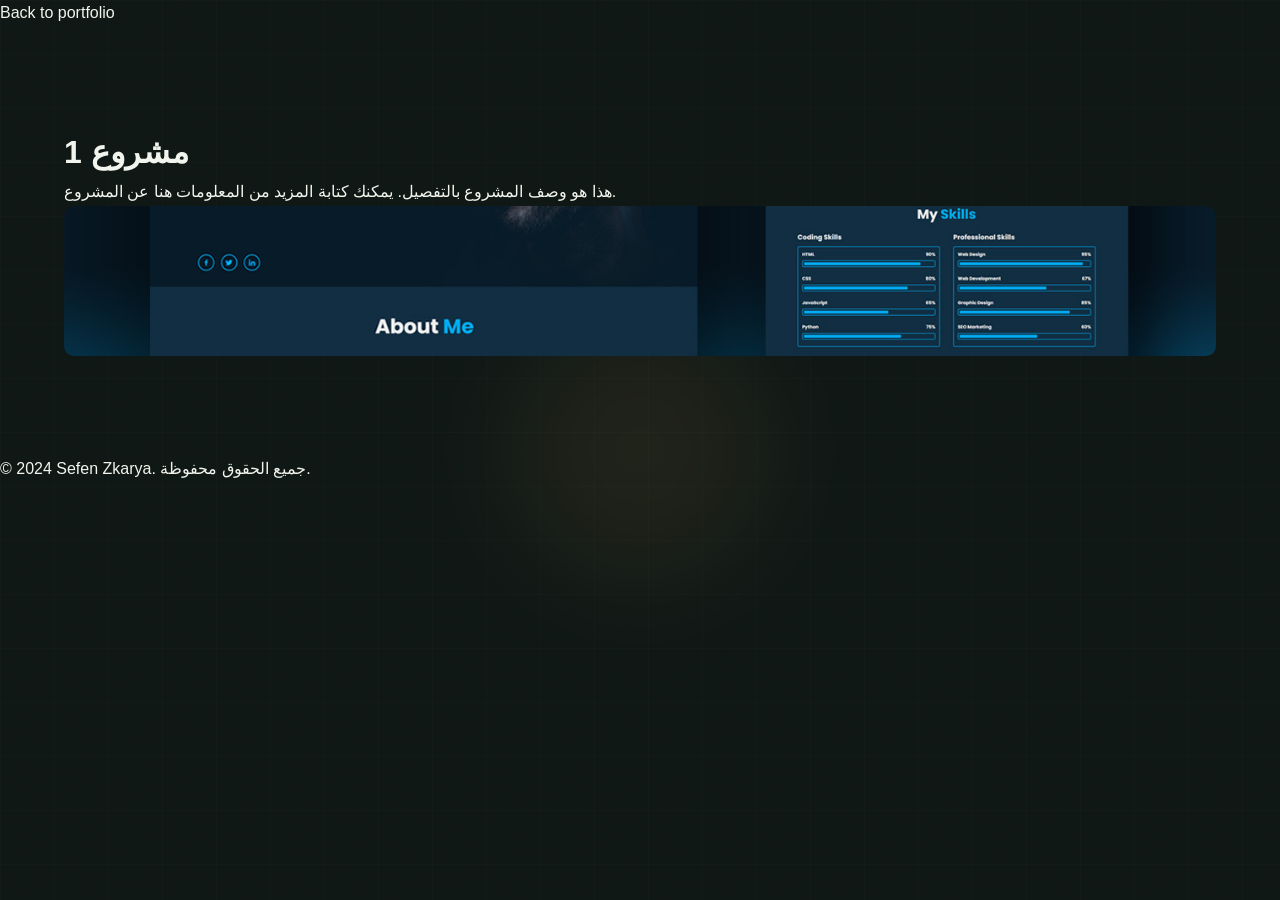
<file: project3.html>
<!DOCTYPE html>
<html lang="ar">
<head>
    <meta charset="UTF-8">
    <meta name="viewport" content="width=device-width, initial-scale=1.0">
    <title>تفاصيل المشروع 1</title>
    <link rel="stylesheet" href="style.css">
</head>
<body>
    <header class="navbar">
     <a href="index.html" class="project-back"><i class="fas fa-arrow-left"></i> Back to portfolio</a>
    </header>
    <div class="section">
        <h1>مشروع 1</h1>
        <p>هذا هو وصف المشروع بالتفصيل. يمكنك كتابة المزيد من المعلومات هنا عن المشروع.</p>
        <img src="thumbnail-19.jpg" alt="Project preview" class="project-image">
    </div>
    <footer>
        <p>&copy; 2024 Sefen Zkarya. جميع الحقوق محفوظة.</p>
    </footer>
</body>
</html>
</file>
<file: style.css>
:root {
  --bg: #0f1715;
  --bg-soft: #15211e;
  --glass: rgba(255, 255, 255, .075);
  --glass-strong: rgba(255, 255, 255, .14);
  --line: rgba(238, 244, 235, .14);
  --shine: rgba(255, 255, 255, .24);
  --text: #f2f5ed;
  --muted: #a3b0aa;
  --amber: #f3b45e;
  --coral: #e77e67;
  --teal: #7bc9b7;
  --shadow: 0 24px 60px rgba(0, 0, 0, .28);
  --glow-amber: 0 0 42px rgba(243, 180, 94, .35);
  --glow-teal: 0 0 42px rgba(123, 201, 183, .3);
  --glow-coral: 0 0 42px rgba(231, 126, 103, .3);
  --display: 'Space Grotesk', 'Segoe UI', sans-serif;
  --body: 'Inter', 'Segoe UI', sans-serif;
  --mono: 'JetBrains Mono', ui-monospace, monospace;
  --ease: cubic-bezier(.22, 1, .36, 1);
  --ease-spring: cubic-bezier(.34, 1.56, .64, 1);
  /* fluid type scale — clamps prevent the too-small/too-large jumps
     that plain vw or fixed rem breakpoints cause on odd screen sizes */
  --fs-hero: clamp(2.35rem, 6.6vw + .6rem, 4.4rem);
  --fs-h2: clamp(1.55rem, 3.6vw + .6rem, 2.15rem);
  --fs-about-h2: clamp(1.5rem, 3.2vw + .6rem, 1.95rem);
  --fs-note: clamp(1.5rem, 3vw + .6rem, 2.1rem);
  --space-section-x: clamp(20px, 5vw, 72px);
}

html.light {
  --bg: #f5f3ed;
  --bg-soft: #eceae1;
  --glass: rgba(255, 255, 255, .58);
  --glass-strong: rgba(255, 255, 255, .84);
  --line: rgba(16, 24, 22, .12);
  --shine: rgba(255, 255, 255, .95);
  --text: #17201e;
  --muted: #61706b;
  --shadow: 0 18px 40px rgba(39, 48, 43, .13);
}

* { box-sizing: border-box; margin: 0; padding: 0; }
html { scroll-behavior: smooth; -webkit-text-size-adjust: 100%; }
body {
  position: relative;
  min-width: 320px;
  overflow-x: hidden;
  color: var(--text);
  background-color: var(--bg);
  background-image: linear-gradient(rgba(255, 255, 255, .012) 1px, transparent 1px), linear-gradient(90deg, rgba(255, 255, 255, .012) 1px, transparent 1px);
  background-size: 54px 54px;
  font: 400 16px/1.65 var(--body);
  text-rendering: optimizeLegibility;
  -webkit-font-smoothing: antialiased;
  -moz-osx-font-smoothing: grayscale;
  transition: background-color .35s var(--ease), color .35s var(--ease);
}
html.light body { background-image: linear-gradient(rgba(16, 24, 22, .025) 1px, transparent 1px), linear-gradient(90deg, rgba(16, 24, 22, .025) 1px, transparent 1px); }

/* Fine film-grain layer: adds a premium, tactile finish to the flat
   dark background without costing any extra image requests. */
body::before {
  content: '';
  position: fixed;
  inset: 0;
  z-index: -2;
  opacity: .05;
  mix-blend-mode: overlay;
  pointer-events: none;
  background-image: url("data:image/svg+xml,%3Csvg xmlns='http://www.w3.org/2000/svg' width='140' height='140'%3E%3Cfilter id='n'%3E%3CfeTurbulence type='fractalNoise' baseFrequency='0.9' numOctaves='2' stitchTiles='stitch'/%3E%3C/filter%3E%3Crect width='100%25' height='100%25' filter='url(%23n)'/%3E%3C/svg%3E");
}
html.light body::before { opacity: .035; }
img { display: block; max-width: 100%; }
a { color: inherit; text-decoration: none; }
ul { list-style: none; }
button { border: 0; color: inherit; background: none; cursor: pointer; font: inherit; }
::selection { color: #17201e; background: var(--amber); }

.progress-rail { position: fixed; z-index: 999; top: 0; right: 0; left: 0; height: 3px; }
.progress-fill { width: 0; height: 100%; background: linear-gradient(90deg, var(--amber), var(--coral)); }

.topbar {
  position: sticky;
  z-index: 100;
  top: 0;
  display: flex;
  align-items: center;
  justify-content: space-between;
  min-height: 68px;
  padding: 12px var(--space-section-x);
  padding-top: max(12px, env(safe-area-inset-top));
  border: 1px solid var(--line);
  border-top: 0;
  border-radius: 0 0 18px 18px;
  background: var(--glass);
  box-shadow: 0 12px 34px rgba(0, 0, 0, .1), inset 0 1px 0 var(--shine);
  backdrop-filter: blur(28px) saturate(170%);
  -webkit-backdrop-filter: blur(28px) saturate(170%);
  animation: glassDrop .7s var(--ease) both;
}
.brand { display: flex; align-items: center; gap: 8px; font: 700 1.05rem var(--display); }
.brand-mark { color: var(--amber); font-family: var(--mono); }
.dot { color: var(--coral); }
.navbar {
  position: fixed;
  z-index: 5;
  top: 68px;
  right: 0;
  left: 0;
  display: flex;
  flex-direction: column;
  padding: 10px var(--space-section-x) 20px;
  border-bottom: 1px solid var(--line);
  background: var(--bg);
  transform: translateY(-130%);
  opacity: 0;
  transition: transform .35s var(--ease), opacity .35s var(--ease);
}
.navbar.open { transform: translateY(0); opacity: 1; }
.nav-link { display: flex; justify-content: space-between; padding: 14px 0; border-bottom: 1px solid var(--line); color: var(--muted); font: 500 .76rem var(--mono); }
.nav-link span { color: var(--text); font: 500 .98rem var(--body); }
.nav-link:hover, .nav-link.active { color: var(--amber); }
.topbar-actions { display: flex; align-items: center; gap: 8px; }
.translate-toggle, .theme-toggle { display: grid; place-items: center; min-width: 40px; height: 40px; border: 1px solid var(--line); border-radius: 9px; color: var(--muted); transition: color .25s, border-color .25s, background .25s; }
.translate-toggle { gap: 6px; padding: 0; font-size: .75rem; }
.translate-toggle span { display: none; }
.translate-toggle:hover, .theme-toggle:hover { border-color: var(--amber); color: var(--amber); background: rgba(243, 180, 94, .1); }
.translate-widget { position: absolute; top: 60px; right: var(--space-section-x); display: none; padding: 9px; border: 1px solid var(--line); border-radius: 9px; background: var(--glass-strong); box-shadow: var(--shadow); backdrop-filter: blur(20px); }
.translate-widget.open { display: block; }
.goog-te-gadget { color: var(--muted) !important; font-size: .72rem !important; }
.goog-te-gadget select { max-width: 150px; padding: 5px; border: 1px solid var(--line); color: var(--text); background: var(--bg-soft); }
.goog-te-banner-frame.skiptranslate { display: none !important; }
body { top: 0 !important; }
.menu-toggle { display: flex; flex-direction: column; justify-content: center; gap: 5px; width: 28px; height: 40px; }
.menu-toggle span { width: 26px; height: 2px; background: var(--text); transition: transform .3s var(--ease), opacity .3s; }
.menu-toggle.open span:first-child { transform: translateY(7px) rotate(45deg); }
.menu-toggle.open span:nth-child(2) { opacity: 0; }
.menu-toggle.open span:last-child { transform: translateY(-7px) rotate(-45deg); }

.hero { position: relative; display: flex; align-items: center; min-height: calc(100svh - 68px); padding: 48px var(--space-section-x) 64px; overflow: hidden; }
.hero::before { content: ''; position: absolute; z-index: -1; inset: 0; background: radial-gradient(560px 420px at 88% 4%, rgba(243, 180, 94, .2), transparent 66%), radial-gradient(480px 420px at -4% 96%, rgba(123, 201, 183, .16), transparent 68%), radial-gradient(600px 300px at 50% 40%, rgba(231, 126, 103, .07), transparent 72%); animation: ambientShift 12s ease-in-out infinite alternate; }
.hero::after { content: ''; position: absolute; z-index: -1; top: 13%; right: -70px; width: 140px; height: 140px; border: 1px solid rgba(123, 201, 183, .24); border-radius: 50%; animation: orbit 16s linear infinite; }
.hero-beam { position: absolute; z-index: -1; top: -10%; left: 46%; width: 1px; height: 60%; background: linear-gradient(180deg, rgba(243, 180, 94, .3), transparent); filter: blur(1px); opacity: .6; pointer-events: none; }
@media (min-width: 700px) { .hero { padding-top: 56px; } }
.hero-grid { display: grid; width: 100%; gap: 48px; }
.hero-copy { max-width: 620px; }
.eyebrow { display: inline-flex; align-items: center; gap: 8px; margin-bottom: 22px; padding: 6px 11px; border: 1px solid var(--line); border-radius: 999px; color: var(--amber); font: 500 .7rem var(--mono); animation: riseIn .7s var(--ease) both; }
.pulse-dot { width: 7px; height: 7px; border-radius: 50%; background: var(--teal); animation: pulse 2s infinite; }
.hero-title { font-family: var(--display); font-size: var(--fs-hero); font-weight: 700; line-height: 1.04; letter-spacing: -.02em; }
.term-prefix { color: var(--muted); font: 500 .36em var(--mono); letter-spacing: -.01em; }
.typing { color: var(--amber); text-shadow: 0 0 34px rgba(243, 180, 94, .38), 0 0 70px rgba(243, 180, 94, .16); }
.caret { color: var(--coral); animation: blink 1s step-end infinite; }
.hero-sub { max-width: 52ch; margin: 24px 0 28px; color: var(--muted); font-size: 1rem; line-height: 1.75; animation: riseIn .8s .12s var(--ease) both; }
.hero-actions { display: flex; flex-wrap: wrap; gap: 10px; animation: riseIn .8s .22s var(--ease) both; }
.btn { display: inline-flex; align-items: center; justify-content: center; min-height: 48px; padding: 0 18px; border-radius: 9px; font-size: .88rem; font-weight: 600; transition: transform .25s var(--ease), box-shadow .25s, background .25s; }
.btn-primary { position: relative; color: #17201e; background: var(--amber); box-shadow: 0 12px 28px -15px var(--amber); animation: ctaGlow 3.6s ease-in-out infinite; }
.btn-primary:hover, .btn-ghost:hover { transform: translateY(-3px); }
.btn-primary:hover { box-shadow: 0 16px 36px -12px var(--amber), var(--glow-amber); animation-play-state: paused; }
.btn-ghost { position: relative; overflow: hidden; border: 1px solid var(--line); }
.btn-ghost::before { content: ''; position: absolute; inset: 0; background: linear-gradient(100deg, transparent 30%, rgba(255, 255, 255, .16) 50%, transparent 70%); background-size: 220% 100%; background-position: 220% 0; transition: background-position .6s var(--ease); pointer-events: none; }
.btn-ghost:hover::before { background-position: -40% 0; }
.btn-ghost:hover { border-color: var(--teal); color: var(--teal); box-shadow: 0 10px 26px -16px var(--teal); }
@keyframes ctaGlow { 0%, 100% { box-shadow: 0 12px 28px -15px var(--amber); } 50% { box-shadow: 0 12px 34px -10px var(--amber); } }
@media (prefers-reduced-motion: reduce) { .btn-primary { animation: none; } }
.hero-tags { display: flex; flex-wrap: wrap; gap: 7px; margin-top: 24px; color: var(--muted); font: 500 .68rem var(--mono); animation: riseIn .8s .32s var(--ease) both; }
.hero-tags span { padding: 5px 8px; border: 1px dashed var(--line); border-radius: 6px; transition: color .25s, border-color .25s, transform .25s; }
.hero-tags span:hover { color: var(--teal); border-color: var(--teal); transform: translateY(-3px); }

.hero-visual { position: relative; display: flex; align-items: center; justify-content: center; gap: 10px; min-height: 390px; perspective: 1100px; }
.hero-visual::before { content: ''; position: absolute; width: 260px; height: 260px; border-radius: 50%; background: radial-gradient(circle, rgba(123, 201, 183, .22), rgba(123, 201, 183, .08) 55%, transparent 75%); filter: blur(38px); animation: haloPulse 5s ease-in-out infinite; }
.phone-screen { width: 100%; height: 100%; overflow: hidden; border-radius: 19px; background: var(--bg-soft); }
.app-slide { position: absolute; inset: 0; display: flex; flex-direction: column; gap: 12px; padding: 28px 12px 12px; opacity: 0; transform: scale(.97); transition: opacity .5s var(--ease), transform .5s var(--ease); }.app-slide.active { opacity: 1; transform: scale(1); }
.app-topbar { display: flex; gap: 5px; }.app-topbar span { width: 7px; height: 7px; border-radius: 50%; background: var(--line); }.app-card { display: flex; flex-direction: column; align-items: center; gap: 8px; padding: 22px 10px; border: 1px solid var(--line); border-radius: 9px; background: var(--glass); text-align: center; }.app-card i { color: var(--teal); font-size: 1.45rem; }.app-card p { font: 600 .76rem var(--mono); }.app-row { display: flex; gap: 5px; }.chip { padding: 3px 6px; border: 1px solid var(--line); border-radius: 999px; color: var(--muted); font: 500 .54rem var(--mono); }.app-bar { position: relative; height: 7px; overflow: hidden; border-radius: 5px; background: rgba(255, 255, 255, .08); }.app-bar::after { content: ''; position: absolute; inset: 0; width: var(--w); border-radius: 5px; background: linear-gradient(90deg, var(--amber), var(--coral)); }.phone-dots { position: absolute; bottom: -22px; left: 50%; display: flex; gap: 6px; transform: translateX(-50%); }.phone-dots span { width: 6px; height: 6px; border-radius: 4px; background: var(--line); transition: width .3s, background .3s; }.phone-dots span.active { width: 17px; background: var(--amber); }
.portrait-card, .phone-frame { box-shadow: var(--shadow), inset 0 1px 0 var(--shine); }
.portrait-card { position: relative; z-index: 1; width: calc(58vw - 10px); max-width: 230px; height: 320px; overflow: hidden; border: 1px solid rgba(255, 255, 255, .28); border-radius: 22px; background: var(--glass); transform: rotate(-2deg); animation: portraitFloat 7s ease-in-out infinite; isolation: isolate; }
.portrait-card::before { content: ''; position: absolute; z-index: 2; top: -35%; left: -70%; width: 45%; height: 170%; background: linear-gradient(90deg, transparent, rgba(255, 255, 255, .3), transparent); transform: rotate(18deg); animation: shine 7s 1s ease-in-out infinite; }
.portrait-card::after, .phone-frame::after { content: ''; position: absolute; z-index: 4; inset: 0; border-radius: inherit; pointer-events: none; background: linear-gradient(130deg, rgba(255, 255, 255, .18), transparent 32%, transparent 70%, rgba(123, 201, 183, .1)); mix-blend-mode: screen; }
.portrait-image { width: 100%; height: 100%; object-fit: cover; object-position: center 62%;  }
.portrait-card:hover { animation-play-state: paused; transform: rotate(0) translateY(-8px); }
.portrait-shade { position: absolute; inset: 0; background: linear-gradient(180deg, transparent 32%, rgba(15, 23, 21, .92)); }
.portrait-caption { position: absolute; right: 16px; bottom: 16px; left: 16px; z-index: 3; display: grid; gap: 3px; }
.portrait-caption strong { font: 600 1.1rem var(--display); }.portrait-caption > span:last-child { color: var(--amber); font: 500 .62rem var(--mono); }.portrait-status { color: var(--text); font: 500 .6rem var(--mono); }.portrait-status i { color: var(--teal); font-size: .45rem; vertical-align: middle; }
.phone-flight { position: relative; z-index: 2; display: grid; place-items: center; width: min(100%, 390px); height: 470px; transform-style: preserve-3d; animation: phoneFlight 6.5s ease-in-out infinite; }
.phone-frame { position: relative; width: calc(42vw - 10px); max-width: 180px; height: 360px; padding: 10px; border: 1px solid rgba(255, 255, 255, .25); border-radius: 28px; background: linear-gradient(160deg, var(--glass-strong), var(--glass)); backdrop-filter: blur(20px) saturate(150%); -webkit-backdrop-filter: blur(20px) saturate(150%); }
.phone-3d { transform-style: preserve-3d; transform: translate3d(0, var(--phone-y, 0px), 0) scale(var(--phone-scale, 1)) rotateX(var(--phone-rx, 0deg)) rotateY(var(--phone-ry, 0deg)) rotateZ(var(--phone-rz, 0deg)); will-change: transform; transition: transform .3s cubic-bezier(.2, .8, .2, 1), box-shadow .3s ease; box-shadow: 16px 24px 0 -18px rgba(0, 0, 0, .42), var(--shadow), inset 0 1px 0 var(--shine); }
.phone-3d::before { content: ''; position: absolute; z-index: -1; inset: 5px -10px -12px 5px; border: 1px solid rgba(123, 201, 183, .38); border-radius: 30px; background: linear-gradient(145deg, rgba(123, 201, 183, .18), rgba(15, 23, 21, .3)); transform: translateZ(-18px); box-shadow: 0 0 28px rgba(123, 201, 183, .18); pointer-events: none; }
.phone-3d:hover { box-shadow: 22px 32px 0 -18px rgba(0, 0, 0, .48), 0 30px 55px rgba(0, 0, 0, .3), inset 0 1px 0 var(--shine); }
.phone-edge { position: absolute; z-index: 1; top: 22px; bottom: 22px; width: 5px; border: 1px solid rgba(255, 255, 255, .2); background: linear-gradient(180deg, var(--teal), var(--amber), var(--coral)); box-shadow: 0 0 10px rgba(123, 201, 183, .25); transform: translateZ(-3px); }
.phone-edge-left { left: -4px; border-radius: 5px 0 0 5px; }.phone-edge-right { right: -4px; border-radius: 0 5px 5px 0; }
.phone-button { position: absolute; z-index: 2; right: -7px; width: 4px; border-radius: 0 3px 3px 0; background: var(--amber); box-shadow: 1px 0 4px rgba(0, 0, 0, .35); transform: translateZ(2px); }
.phone-button-one { top: 92px; height: 42px; }.phone-button-two { top: 148px; height: 26px; }.phone-button-three { top: 181px; height: 26px; }
.phone-camera { position: absolute; z-index: 3; top: 20px; left: 18px; display: flex; gap: 4px; padding: 5px; border: 1px solid rgba(255, 255, 255, .2); border-radius: 9px; background: rgba(10, 16, 15, .82); box-shadow: 0 4px 12px rgba(0, 0, 0, .3); transform: translateZ(5px); }
.phone-camera i { display: block; width: 8px; height: 8px; border: 1px solid rgba(123, 201, 183, .65); border-radius: 50%; background: #172b2a; box-shadow: inset 0 0 3px var(--teal); }
.phone-notch { position: absolute; z-index: 2; top: 10px; left: 50%; width: 58px; height: 15px; border-radius: 0 0 10px 10px; background: var(--bg); transform: translateX(-50%); }.phone-screen { width: 100%; height: 100%; overflow: hidden; border-radius: 19px; background: var(--bg-soft); }
.app-slide { position: absolute; inset: 0; display: flex; flex-direction: column; gap: 12px; padding: 28px 12px 12px; opacity: 0; transform: scale(.97); transition: opacity .5s var(--ease), transform .5s var(--ease); }.app-slide.active { opacity: 1; transform: scale(1); }.app-topbar { display: flex; gap: 5px; }.app-topbar span { width: 7px; height: 7px; border-radius: 50%; background: var(--line); }.app-card { display: flex; flex-direction: column; align-items: center; gap: 8px; padding: 22px 10px; border: 1px solid var(--line); border-radius: 9px; background: var(--glass); box-shadow: inset 0 1px 0 var(--shine); text-align: center; }.app-card i { color: var(--teal); font-size: 1.45rem; }.app-card p { font: 600 .76rem var(--mono); }.app-row { display: flex; gap: 5px; }.chip { padding: 3px 6px; border: 1px solid var(--line); border-radius: 999px; color: var(--muted); font: 500 .54rem var(--mono); }.app-bar { position: relative; height: 7px; overflow: hidden; border-radius: 5px; background: rgba(255, 255, 255, .08); }.app-bar::after { content: ''; position: absolute; inset: 0; width: var(--w); border-radius: 5px; background: linear-gradient(90deg, var(--amber), var(--coral)); }.phone-dots { position: absolute; bottom: -22px; left: 50%; display: flex; gap: 6px; transform: translateX(-50%); }.phone-dots span { width: 6px; height: 6px; border-radius: 4px; background: var(--line); transition: width .3s, background .3s; }.phone-dots span.active { width: 17px; background: var(--amber); }
.scroll-cue { position: absolute; bottom: 22px; left: 50%; color: var(--muted); font-size: 1rem; animation: bob 2s ease-in-out infinite; transform: translateX(-50%); }

.section { padding: clamp(56px, 9vw, 100px) var(--space-section-x); }.section.alt { border-top: 1px solid var(--line); border-bottom: 1px solid var(--line); background: rgba(21, 33, 30, .56); backdrop-filter: blur(12px); -webkit-backdrop-filter: blur(12px); }.section-eyebrow { margin-bottom: 10px; color: var(--amber); font: 500 .72rem var(--mono); letter-spacing: .04em; text-transform: uppercase; }.section-title { max-width: 24ch; margin-bottom: 34px; font-family: var(--display); font-size: var(--fs-h2); font-weight: 600; line-height: 1.14; letter-spacing: -.01em; }
.about-grid { display: grid; gap: 38px; max-width: 1000px; }.about-copy h2 { margin-bottom: 18px; font-family: var(--display); font-size: var(--fs-about-h2); font-weight: 600; line-height: 1.2; letter-spacing: -.01em; }.accent { color: var(--amber); text-shadow: 0 0 30px rgba(243, 180, 94, .22); }.about-copy > p { max-width: 60ch; margin-bottom: 28px; color: var(--muted); }.about-stats { display: flex; flex-wrap: wrap; gap: 24px; }.stat h3 { color: var(--amber); font: 600 1.7rem var(--mono); }.stat p { margin: 0; color: var(--muted); font-size: .74rem; }.about-note { max-width: 420px; padding: 26px; border: 1px solid var(--line); border-left: 2px solid var(--amber); border-radius: 12px; background: var(--glass); box-shadow: inset 0 1px 0 var(--shine); backdrop-filter: blur(16px); }.note-label, .note-meta { display: block; color: var(--amber); font: 500 .65rem var(--mono); text-transform: uppercase; }.about-note strong { display: block; margin: 18px 0 12px; font-family: var(--display); font-size: var(--fs-note); font-weight: 600; line-height: 1.08; letter-spacing: -.01em; }.about-note p { max-width: 30ch; color: var(--muted); font-size: .85rem; }.note-line { display: block; width: 36px; height: 1px; margin: 20px 0 12px; background: var(--coral); }.note-meta { color: var(--muted); font-size: .6rem; }
.skills-grid, .projects-grid, .services-grid { display: grid; gap: 16px; }.skill-panel, .project-card, .service-card { position: relative; overflow: hidden; border: 1px solid var(--line); border-radius: 14px; background: var(--glass); box-shadow: inset 0 1px 0 var(--shine), 0 14px 34px rgba(0, 0, 0, .1); backdrop-filter: blur(18px) saturate(140%); -webkit-backdrop-filter: blur(18px) saturate(140%); }.skill-panel::before, .project-card::before, .service-card::before { content: ''; position: absolute; top: 0; left: 12%; width: 44%; height: 1px; background: linear-gradient(90deg, transparent, var(--shine), transparent); }.skill-panel { padding: 22px 18px; }.skill-panel h3 { display: flex; align-items: center; gap: 9px; margin-bottom: 22px; font: 600 1rem var(--display); }.skill-panel h3 i { color: var(--teal); }.meter-list li { display: grid; grid-template-columns: 92px 1fr 38px; align-items: center; gap: 9px; margin-bottom: 14px; }.meter-label { font-size: .73rem; }.meter-pct { color: var(--muted); text-align: right; font: 500 .62rem var(--mono); }.meter { position: relative; height: 7px; overflow: hidden; border-radius: 5px; background: rgba(255, 255, 255, .08); }.meter::after { content: ''; position: absolute; inset: 0; width: 0; border-radius: 5px; background: linear-gradient(90deg, var(--teal), var(--amber)); transition: width 1.1s var(--ease); }.meter.filled::after { width: calc(var(--lvl) * 1%); }
.project-card, .service-card { transition: transform .3s var(--ease), border-color .3s, box-shadow .3s; }.project-card:hover, .service-card:hover { transform: translateY(-5px); border-color: var(--amber); box-shadow: 0 22px 44px rgba(0, 0, 0, .18), 0 0 0 1px rgba(243, 180, 94, .08); }.project-media { display: grid; place-items: center; padding: 34px; background: rgba(255, 255, 255, .035); }.device-frame { display: grid; place-items: center; width: 76px; height: 76px; border: 1px solid var(--line); border-radius: 18px; background: rgba(0, 0, 0, .12); }.device-icon { color: var(--teal); font-size: 1.65rem; }.project-body { padding: 20px; }.project-tag { color: var(--amber); font: 500 .62rem var(--mono); }.project-body h3 { margin: 7px 0 8px; font: 600 1.15rem var(--display); }.project-body p { margin-bottom: 14px; color: var(--muted); font-size: .82rem; }.link-arrow { display: inline-flex; align-items: center; gap: 7px; color: var(--teal); font-size: .8rem; }.link-arrow i { transition: transform .25s; }.project-card:hover .link-arrow i { transform: translateX(4px); }.project-card.soon { border-style: dashed; }.service-card { padding: 24px 20px; }.service-card i { margin-bottom: 14px; color: var(--coral); font-size: 1.35rem; }.service-card h3 { margin-bottom: 8px; font: 600 1rem var(--display); }.service-card p { color: var(--muted); font-size: .8rem; }
.contact-section { text-align: center; }.contact-section .section-eyebrow, .contact-section .section-title { margin-right: auto; margin-left: auto; }.contact-sub { margin-bottom: 30px; color: var(--muted); font-size: .95rem; }.social-links { display: flex; flex-wrap: wrap; justify-content: center; gap: 10px; }.social-icon, .to-top { display: grid; place-items: center; width: 44px; height: 44px; border: 1px solid var(--line); border-radius: 50%; transition: transform .25s var(--ease), border-color .25s, color .25s, background .25s; }.social-icon:hover, .to-top:hover { transform: translateY(-3px); border-color: var(--amber); color: var(--amber); background: rgba(243, 180, 94, .1); }.site-footer { display: flex; align-items: center; justify-content: space-between; padding: 22px var(--space-section-x); padding-bottom: max(22px, env(safe-area-inset-bottom)); border-top: 1px solid var(--line); color: var(--muted); font-size: .75rem; }
[data-reveal] { opacity: 0; transform: translateY(18px); transition: opacity .7s var(--ease), transform .7s var(--ease); }[data-reveal].in { opacity: 1; transform: translateY(0); }a:focus-visible, button:focus-visible { outline: 2px solid var(--amber); outline-offset: 3px; border-radius: 4px; }

@keyframes glassDrop { from { opacity: 0; transform: translateY(-18px); } to { opacity: 1; transform: translateY(0); } }
@keyframes riseIn { from { opacity: 0; transform: translateY(18px); } to { opacity: 1; transform: translateY(0); } }
@keyframes ambientShift { from { transform: scale(1); } to { transform: scale(1.08) translate3d(-12px, 10px, 0); } }
@keyframes orbit { to { transform: rotate(360deg) translateX(18px) rotate(-360deg); } }
@keyframes pulse { 0%, 100% { box-shadow: 0 0 0 0 rgba(123, 201, 183, .3); } 70% { box-shadow: 0 0 0 8px transparent; } }
@keyframes blink { 50% { opacity: 0; } }
@keyframes haloPulse { 0%, 100% { opacity: .55; transform: scale(.9); } 50% { opacity: 1; transform: scale(1.12); } }
@keyframes portraitFloat { 0%, 100% { transform: rotate(-2deg) translateY(0); } 50% { transform: rotate(-1deg) translateY(-8px); } }
@keyframes phoneFloat { 0%, 100% { transform: translateY(0) rotate(1deg); } 50% { transform: translateY(-10px) rotate(-1deg); } }
@keyframes phoneFlight { 0%, 100% { transform: translate3d(0, 5px, 0) rotateZ(-1deg); } 50% { transform: translate3d(0, -17px, 0) rotateZ(1deg); } }
@keyframes shine { 0%, 55%, 100% { left: -70%; } 75% { left: 135%; } }

@media (min-width: 700px) {
  .topbar { padding-right: var(--space-section-x); padding-left: var(--space-section-x); }
  .navbar { position: static; display: flex; flex-direction: row; gap: 22px; padding: 0; border: 0; background: none; transform: none; opacity: 1; }
  .nav-link { justify-content: flex-start; gap: 5px; padding: 0; border: 0; }
  .nav-link span { font-size: .82rem; }.menu-toggle { display: none; }.translate-widget { right: var(--space-section-x); }
  .translate-toggle { display: flex; min-width: auto; padding: 0 12px; }.translate-toggle span { display: inline; }
  .hero { padding: 72px var(--space-section-x) 90px; }.hero-grid { grid-template-columns: 1fr 1fr; align-items: center; gap: 5vw; }.hero-visual { min-height: 520px; }.phone-flight { height: 530px; }.portrait-card { width: 230px; height: 390px; }.phone-frame { width: 180px; height: 370px; }.about-grid { grid-template-columns: 1.1fr .9fr; align-items: center; }.skills-grid { grid-template-columns: 1fr 1fr; }.projects-grid { grid-template-columns: repeat(3, 1fr); }.services-grid { grid-template-columns: repeat(2, 1fr); }
}
@media (min-width: 1050px) {.topbar { padding-top: 16px; padding-bottom: 16px; }.navbar { gap: 30px; }.hero-sub { font-size: 1.05rem; }.hero-visual { gap: 18px; }.portrait-card { width: 270px; height: 420px; }.phone-frame { width: 210px; height: 430px; }.services-grid { grid-template-columns: repeat(4, 1fr); }.service-card { padding: 28px 22px; }}
@media (max-width: 850px) { .hero-visual { flex-direction: column; }.phone-flight { width: min(100%, 390px); flex: 0 0 auto; } }
@media (max-width: 380px) {.hero-visual { gap: 7px; }.portrait-card { width: 54vw; height: 290px; }.phone-frame { width: 40vw; height: 315px; }.phone-flight { height: 360px; }.hero-actions .btn { width: 100%; }.meter-list li { grid-template-columns: 86px 1fr 35px; }}
/* Short/landscape PHONES specifically: the hero was overflowing
   viewport height there, hiding the scroll cue — trim it down.
   The extra (pointer: coarse) check keeps this from ever firing on
   a desktop browser window that's simply not maximized or is zoomed in. */
@media (max-height: 500px) and (orientation: landscape) and (pointer: coarse) {
  .hero { min-height: auto; padding-top: 90px; padding-bottom: 40px; }
  .hero-grid { gap: 24px; }
  .hero-visual { min-height: 220px; }
  .phone-flight, .portrait-card { display: none; }
  .scroll-cue { display: none; }
}
body::after { content: ''; position: fixed; z-index: -1; top: var(--pointer-y, 50%); left: var(--pointer-x, 50%); width: 260px; height: 260px; pointer-events: none; border-radius: 50%; background: rgba(243, 180, 94, .07); filter: blur(55px); transform: translate(-50%, -50%); transition: top .25s ease-out, left .25s ease-out; }
/* Touch devices: a cursor spotlight for a pointer that never moves just
   sits stuck in one corner — turn it off there and save the battery. */
@media (hover: none), (pointer: coarse) { body::after { display: none; } }
.signal-strip { overflow: hidden; padding: 15px 0; border-top: 1px solid var(--line); border-bottom: 1px solid var(--line); background: var(--glass); color: var(--muted); font: 500 .68rem var(--mono); }
.signal-track { display: flex; align-items: center; justify-content: space-around; min-width: 850px; gap: 28px; animation: signalMove 28s linear infinite; white-space: nowrap; }
.signal-track b { color: var(--amber); font-size: .9rem; }
@keyframes signalMove { to { transform: translateX(-28%); } }
.lab-section { position: relative; overflow: hidden; }
.lab-heading { display: flex; align-items: end; justify-content: space-between; gap: 24px; }
.lab-heading p { max-width: 34ch; margin-bottom: 34px; color: var(--muted); font-size: .9rem; }
.lab-grid { display: grid; gap: 14px; }
.lab-card { position: relative; min-height: 230px; padding: 24px; overflow: hidden; border: 1px solid var(--line); border-radius: 14px; background: var(--glass); box-shadow: inset 0 1px 0 var(--shine), 0 14px 34px rgba(0, 0, 0, .1); backdrop-filter: blur(18px) saturate(140%); -webkit-backdrop-filter: blur(18px) saturate(140%); transition: transform .35s var(--ease), border-color .35s, box-shadow .35s; }
.lab-card::before { content: ''; position: absolute; right: -30px; bottom: -50px; width: 150px; height: 150px; border: 1px solid rgba(123, 201, 183, .18); border-radius: 50%; transition: transform .5s var(--ease); }
.lab-card:hover { transform: translateY(-8px) rotate(-1deg); border-color: var(--teal); box-shadow: 0 24px 48px rgba(0, 0, 0, .2), inset 0 1px 0 var(--shine), 0 0 32px -8px rgba(123, 201, 183, .32); }
.lab-card:hover::before { transform: scale(1.25); }
.lab-card-accent:hover { transform: translateY(-8px) rotate(1deg); border-color: var(--amber); }
.lab-index { position: absolute; top: 20px; right: 20px; color: var(--amber); font: 500 .65rem var(--mono); }
.lab-icon { display: block; margin: 38px 0 22px; color: var(--teal); font-size: 1.45rem; }
.lab-orbit { display: grid; place-items: center; width: 58px; height: 58px; margin: 22px 0 24px; border: 1px solid var(--teal); border-radius: 50%; color: var(--amber); animation: slowSpin 9s linear infinite; }
.lab-orbit i { animation: slowSpin 9s linear infinite reverse; }
@keyframes slowSpin { to { transform: rotate(360deg); } }
.lab-card h3 { margin-bottom: 8px; font: 600 1.2rem var(--display); }.lab-card p { max-width: 30ch; color: var(--muted); font-size: .82rem; }.lab-link { position: absolute; right: 24px; bottom: 22px; color: var(--teal); font: 500 .68rem var(--mono); }.lab-link i { margin-left: 5px; }
@media (min-width: 700px) { .lab-grid { grid-template-columns: repeat(3, 1fr); }.lab-card-tall { min-height: 290px; }.lab-heading p { margin-bottom: 48px; } }
@media (prefers-reduced-motion: reduce) { .signal-track, .lab-orbit, .lab-orbit i, .phone-flight { animation: none; } .phone-3d { transition: none; } body::after { display: none; } }

.portrait-image { object-position: center 68%; }
.portrait-card { box-shadow: var(--shadow), inset 0 1px 0 var(--shine), var(--glow-teal); }
.skill-panel,
.project-card,
.service-card,
.about-note {
  will-change: transform;
  transition: transform .35s var(--ease), border-color .35s, box-shadow .35s, background .35s;
}
.skill-panel:hover,
.project-card:hover,
.service-card:hover,
.about-note:hover {
  transform: translateY(-8px) rotateX(1deg) rotateY(-1deg);
  border-color: var(--amber);
  box-shadow: 0 24px 46px rgba(0, 0, 0, .2), inset 0 1px 0 var(--shine), 0 0 32px -8px rgba(243, 180, 94, .28);
}
.skill-panel:active,
.project-card:active,
.service-card:active,
.about-note:active {
  transform: translateY(-2px) scale(.985);
  transition-duration: .1s;
}
.skill-panel:nth-child(2):hover {
  transform: translateY(-8px) rotateX(1deg) rotateY(1deg);
}
.project-card:nth-child(2):hover {
  transform: translateY(-8px) rotate(1deg);
}
.project-card:nth-child(3):hover {
  transform: translateY(-8px) scale(1.015);
}
.service-card:nth-child(2):hover,
.service-card:nth-child(4):hover {
  transform: translateY(-8px) rotate(1deg);
}
.about-note:hover {
  transform: translateX(8px) rotateY(-2deg);
}
@media (hover: none) {
  .skill-panel:hover,
  .project-card:hover,
  .service-card:hover,
  .about-note:hover {
    transform: none;
  }
  .skill-panel:active,
  .project-card:active,
  .service-card:active,
  .about-note:active {
    transform: scale(.98);
  }
}
@media (prefers-reduced-motion: reduce) { *, *::before, *::after { animation-duration: .001ms !important; animation-iteration-count: 1 !important; scroll-behavior: auto !important; transition-duration: .001ms !important; } }

.project-image { width: 100%; height: 150px; object-fit: cover; border-radius: 10px; transition: transform .45s var(--ease), filter .45s; }
.project-logo { object-fit: contain; padding: 18px; background: transparent; filter: drop-shadow(0 10px 14px rgba(0, 0, 0, .12)); }
.project-card:hover .project-image { transform: scale(1.04); filter: saturate(1.12); }
.process-section { background: linear-gradient(135deg, rgba(21, 33, 30, .7), rgba(15, 23, 21, .52)); }
.process-grid { display: grid; gap: 14px; }
.process-step { position: relative; min-height: 220px; padding: 22px 18px; border: 1px solid var(--line); border-radius: 14px; background: var(--glass); box-shadow: inset 0 1px 0 var(--shine); backdrop-filter: blur(16px); -webkit-backdrop-filter: blur(16px); transition: transform .35s var(--ease), border-color .35s, background .35s; }
.process-step:hover { transform: translateY(-7px); border-color: var(--teal); background: var(--glass-strong); }
.process-step > span { position: absolute; top: 18px; right: 18px; color: var(--amber); font: 500 .65rem var(--mono); }
.process-step i { display: block; margin: 28px 0 24px; color: var(--teal); font-size: 1.35rem; }
.process-step h3 { margin-bottom: 8px; font: 600 1.1rem var(--display); }
.process-step p { max-width: 28ch; color: var(--muted); font-size: .8rem; }
.technology-strip { margin-top: 28px; padding: 18px; border: 1px solid var(--line); border-radius: 12px; background: var(--glass); backdrop-filter: blur(12px); -webkit-backdrop-filter: blur(12px); }
.technology-label { display: block; margin-bottom: 14px; color: var(--amber); font: 500 .65rem var(--mono); text-transform: uppercase; }
.technology-list { display: flex; flex-wrap: wrap; gap: 8px; }
.technology-list span { padding: 7px 10px; border: 1px solid var(--line); border-radius: 999px; color: var(--muted); font: 500 .68rem var(--mono); transition: color .25s, border-color .25s, transform .25s; }
.technology-list span:hover { transform: translateY(-3px); border-color: var(--teal); color: var(--teal); }
.contact-form { display: grid; gap: 12px; max-width: 680px; margin: 0 auto 34px; text-align: left; }
.form-field { display: grid; gap: 6px; color: var(--muted); font: 500 .68rem var(--mono); }
.form-field input, .form-field textarea { width: 100%; resize: vertical; padding: 13px 14px; border: 1px solid var(--line); border-radius: 9px; outline: 0; color: var(--text); background: var(--glass); font: 400 .88rem var(--body); transition: border-color .25s, background .25s, box-shadow .25s; }
.form-field input::placeholder, .form-field textarea::placeholder { color: var(--muted); opacity: .7; }
.form-field input:focus, .form-field textarea:focus { border-color: var(--amber); background: var(--glass-strong); box-shadow: 0 0 0 3px rgba(243, 180, 94, .1); }
.form-message { grid-column: 1 / -1; }
.contact-form .btn { justify-self: start; margin-top: 4px; }
@media (max-width: 699px) { .form-field input, .form-field textarea { font-size: 16px; } }

@media (min-width: 700px) {
  .process-grid { grid-template-columns: repeat(2, 1fr); }
  .contact-form { grid-template-columns: 1fr 1fr; }
}
@media (min-width: 1050px) {
  .process-grid { grid-template-columns: repeat(4, 1fr); }
}
</file>
